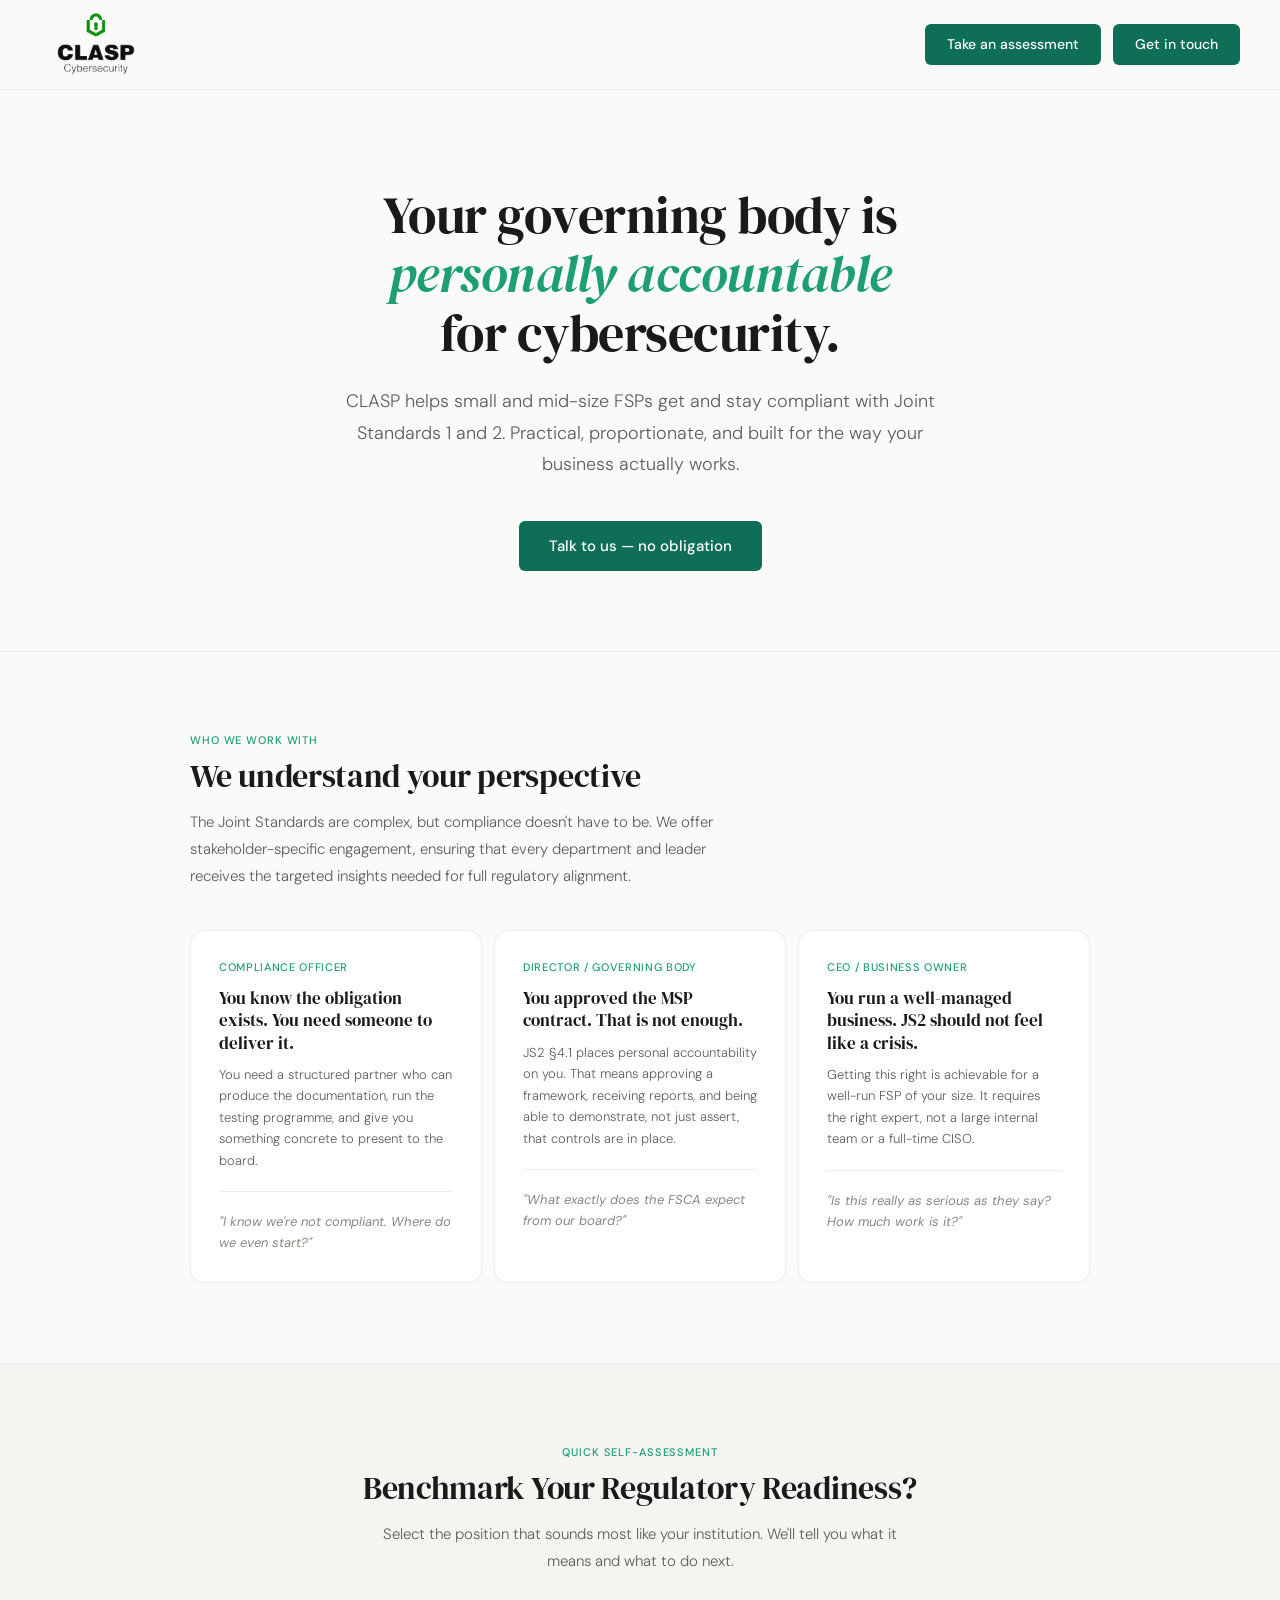
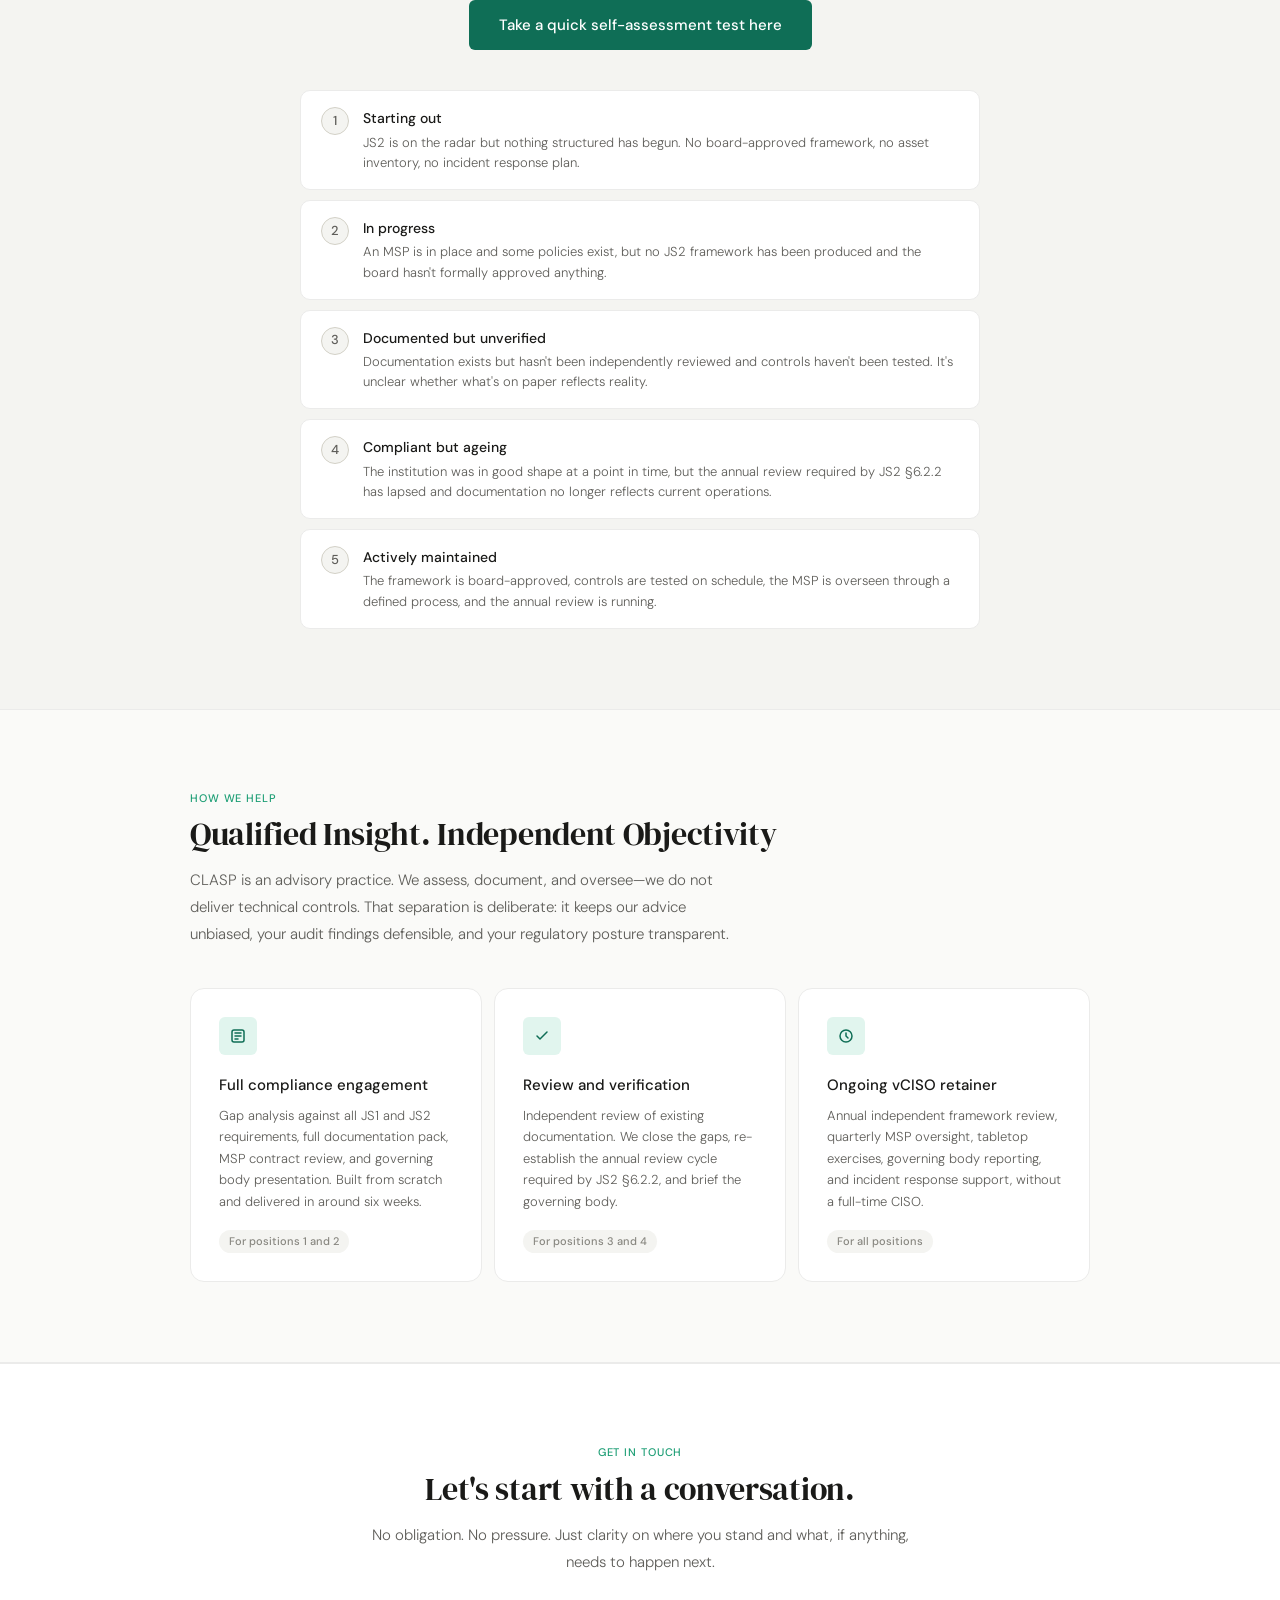
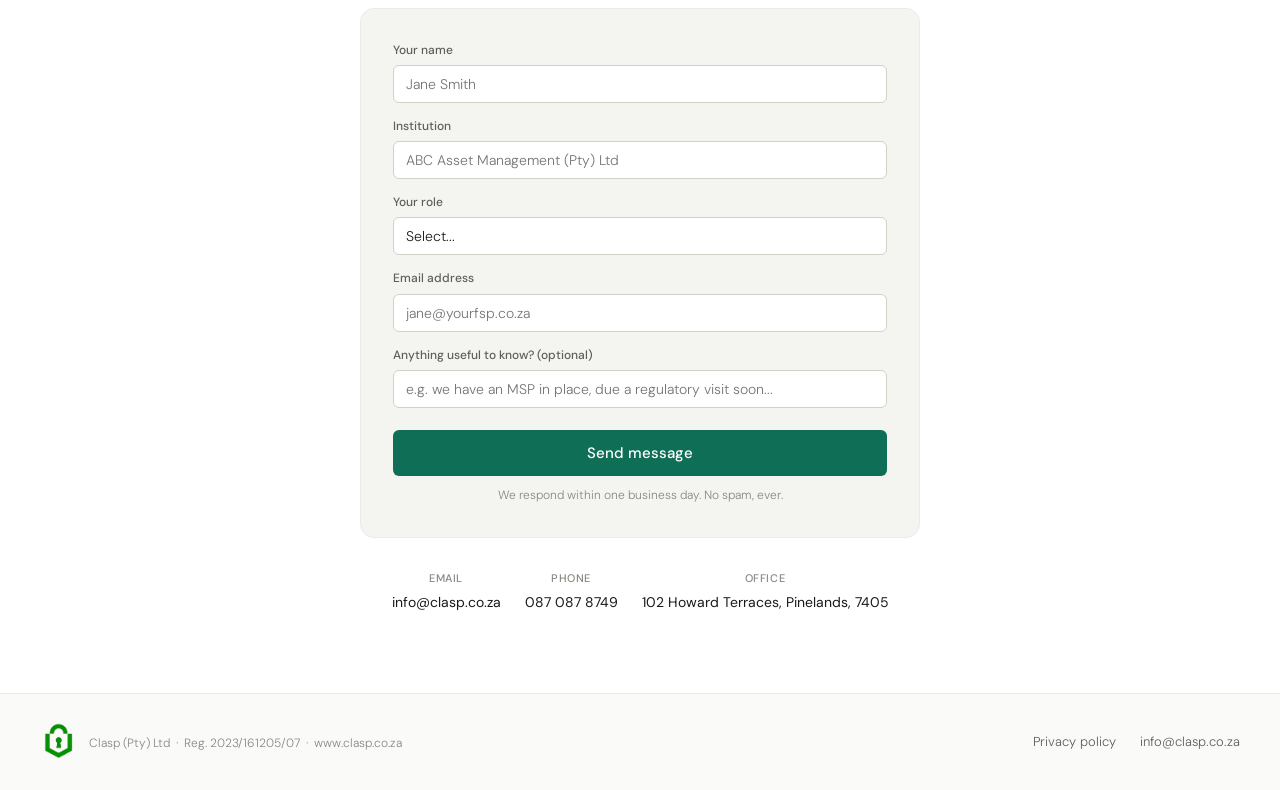
<file: index.html>
<!DOCTYPE html>
<html lang="en">
<head>
  <meta charset="UTF-8">
  <meta name="viewport" content="width=device-width, initial-scale=1.0">
  <meta name="description" content="CLASP - Cybersecurity and FSCA Joint Standards Compliance for FSPs">
  <title>CLASP | FSCA Cyber Compliance</title>
  <link rel="icon" type="image/png" href="images/favicon.png">
  <link rel="preconnect" href="https://fonts.googleapis.com">
  <link href="https://fonts.googleapis.com/css2?family=DM+Sans:ital,opsz,wght@0,9..40,300;0,9..40,400;0,9..40,500;1,9..40,300&family=DM+Serif+Display:ital@0;1&display=swap" rel="stylesheet">
  <link rel="stylesheet" href="clasp.css">
</head>
<body>

  <!-- NAV -->
  <nav class="nav">
    <a class="nav-logo" href="#"><span>
      <img src="images/logo-nobckgrnd.png" alt="CLASP Cybersecurity" class="logo">
    </span></a>
    <div class="nav-actions">
      <a class="nav-cta" href="assessment.html">Take an assessment</a>
      <a class="nav-cta" href="#contact">Get in touch</a>
    </div>
  </nav>

  <!-- HERO -->
  <section class="hero">
    <h1>Your governing body is<br><em>personally accountable</em><br>for cybersecurity.</h1>
    <p class="hero-body">CLASP helps small and mid-size FSPs get and stay compliant with Joint Standards 1 and 2. Practical, proportionate, and built for the way your business actually works.</p>
    <a class="btn-primary" href="#contact">Talk to us — no obligation</a>
  </section>

  <hr class="divider">

  <!-- WHO WE WORK WITH -->
  <section class="section">
    <div class="eyebrow">Who we work with</div>
    <div class="sec-title">We understand your perspective</div>
    <p class="sec-body">The Joint Standards are complex, but compliance doesn't have to be. We offer stakeholder-specific engagement, ensuring that every department and leader receives the targeted insights needed for full regulatory alignment.</p>

    <div class="aud-grid">
      <div class="aud-card">
        <div class="aud-role">Compliance Officer</div>
        <div class="aud-h">You know the obligation exists. You need someone to deliver it.</div>
        <div class="aud-b">You need a structured partner who can produce the documentation, run the testing programme, and give you something concrete to present to the board.</div>
        <div class="aud-q">"I know we're not compliant. Where do we even start?"</div>
      </div>
      <div class="aud-card">
        <div class="aud-role">Director / Governing Body</div>
        <div class="aud-h">You approved the MSP contract. That is not enough.</div>
        <div class="aud-b">JS2 §4.1 places personal accountability on you. That means approving a framework, receiving reports, and being able to demonstrate, not just assert, that controls are in place.</div>
        <div class="aud-q">"What exactly does the FSCA expect from our board?"</div>
      </div>
      <div class="aud-card">
        <div class="aud-role">CEO / Business Owner</div>
        <div class="aud-h">You run a well-managed business. JS2 should not feel like a crisis.</div>
        <div class="aud-b">Getting this right is achievable for a well-run FSP of your size. It requires the right expert, not a large internal team or a full-time CISO.</div>
        <div class="aud-q">"Is this really as serious as they say? How much work is it?"</div>
      </div>
    </div>
  </section>

  <!-- SELF-ASSESSMENT -->
  <div class="alt-wrap" id="assessment">
    <section class="section">
      <div class="assess-intro">
        <div class="eyebrow">Quick self-assessment</div>
        <div class="sec-title">Benchmark Your Regulatory Readiness?</div>
        <p class="sec-body" style="margin: 0 auto;">Select the position that sounds most like your institution. We'll tell you what it means and what to do next.</p>
<div style="margin-top: 25px;">
    
    <a class="btn-primary" href="assessment.html">
        Take a quick self-assessment test here
    </a>
</div>	
      </div>

      <div class="assess-wrap">
        <div class="assess-options">

          <div class="assess-opt">
            <div class="assess-num">1</div>
            <div class="assess-text">
              <div class="assess-title">Starting out</div>
              <div class="assess-desc">JS2 is on the radar but nothing structured has begun. No board-approved framework, no asset inventory, no incident response plan.</div>
            </div>
          </div>

          <div class="assess-opt">
            <div class="assess-num">2</div>
            <div class="assess-text">
              <div class="assess-title">In progress</div>
              <div class="assess-desc">An MSP is in place and some policies exist, but no JS2 framework has been produced and the board hasn't formally approved anything.</div>
            </div>
          </div>

          <div class="assess-opt">
            <div class="assess-num">3</div>
            <div class="assess-text">
              <div class="assess-title">Documented but unverified</div>
              <div class="assess-desc">Documentation exists but hasn't been independently reviewed and controls haven't been tested. It's unclear whether what's on paper reflects reality.</div>
            </div>
          </div>

          <div class="assess-opt">
            <div class="assess-num">4</div>
            <div class="assess-text">
              <div class="assess-title">Compliant but ageing</div>
              <div class="assess-desc">The institution was in good shape at a point in time, but the annual review required by JS2 §6.2.2 has lapsed and documentation no longer reflects current operations.</div>
            </div>
          </div>

          <div class="assess-opt">
            <div class="assess-num">5</div>
            <div class="assess-text">
              <div class="assess-title">Actively maintained</div>
              <div class="assess-desc">The framework is board-approved, controls are tested on schedule, the MSP is overseen through a defined process, and the annual review is running.</div>
            </div>
          </div>

        </div>

        <div class="progress-wrap" id="progress-wrap">
          <div class="progress-labels">
            <span>Not started</span>
            <span>Actively maintained</span>
          </div>
          <div class="progress-track">
            <div class="progress-fill" id="progress-fill"></div>
          </div>
        </div>

        <div class="assess-result" id="result">
          <div class="result-label" id="result-label"></div>
          <div class="result-text" id="result-text"></div>
          <button class="result-btn" onclick="document.getElementById('contact').scrollIntoView({behavior:'smooth'})">Talk to CLASP about this ↓</button>
        </div>
      </div>
    </section>
  </div>

  <!-- HOW WE HELP -->
  <section class="section">
    <div class="eyebrow">How we help</div>
    <div class="sec-title">Qualified Insight. Independent Objectivity</div>
    <p class="sec-body">CLASP is an advisory practice. We assess, document, and oversee—we do not deliver technical controls. That separation is deliberate: it keeps our advice unbiased, your audit findings defensible, and your regulatory posture transparent.</p>

    <div class="help-grid">
      <div class="help-card">
        <div class="help-icon">
          <svg viewBox="0 0 16 16"><rect x="2" y="2" width="12" height="12" rx="2"/><path d="M5 8h6M5 5h6M5 11h3"/></svg>
        </div>
        <div class="help-h">Full compliance engagement</div>
        <div class="help-b">Gap analysis against all JS1 and JS2 requirements, full documentation pack, MSP contract review, and governing body presentation. Built from scratch and delivered in around six weeks.</div>
        <div class="help-tag">For positions 1 and 2</div>
      </div>
      <div class="help-card">
        <div class="help-icon">
          <svg viewBox="0 0 16 16"><path d="M3 8l3 3 7-7"/></svg>
        </div>
        <div class="help-h">Review and verification</div>
        <div class="help-b">Independent review of existing documentation. We close the gaps, re-establish the annual review cycle required by JS2 §6.2.2, and brief the governing body.</div>
        <div class="help-tag">For positions 3 and 4</div>
      </div>
      <div class="help-card">
        <div class="help-icon">
          <svg viewBox="0 0 16 16"><circle cx="8" cy="8" r="6"/><path d="M8 5v3l2 2"/></svg>
        </div>
        <div class="help-h">Ongoing vCISO retainer</div>
        <div class="help-b">Annual independent framework review, quarterly MSP oversight, tabletop exercises, governing body reporting, and incident response support, without a full-time CISO.</div>
        <div class="help-tag">For all positions</div>
      </div>
    </div>
  </section>

  <hr class="divider">

  <!-- CONTACT -->
  <section class="contact-section" id="contact">
    <div class="contact-wrap">
      <div class="eyebrow" style="text-align:center;">Get in touch</div>
      <div class="sec-title" style="text-align:center;">Let's start with a conversation.</div>
      <p class="sec-body" style="margin: 0 auto 0.5rem; text-align:center;">No obligation. No pressure. Just clarity on where you stand and what, if anything, needs to happen next.</p>

      <form class="contact-form" id="contact-form">
        <div id="form-status" class="form-status"></div>
        <div class="form-row">
          <label for="f-name">Your name</label>
          <input type="text" id="f-name" name="name" placeholder="Jane Smith" required>
        </div>
        <div class="form-row">
          <label for="f-inst">Institution</label>
          <input type="text" id="f-inst" name="company" placeholder="ABC Asset Management (Pty) Ltd">
        </div>
        <div class="form-row">
          <label for="f-role">Your role</label>
          <select id="f-role" name="role">
            <option value="">Select...</option>
            <option>Compliance Officer</option>
            <option>Director / Board Member</option>
            <option>CEO / Business Owner</option>
            <option>Key Individual</option>
            <option>Other</option>
          </select>
        </div>
        <div class="form-row">
          <label for="f-email">Email address</label>
          <input type="email" id="f-email" name="email" placeholder="jane@yourfsp.co.za" required>
        </div>
        <div class="form-row">
          <label for="f-msg">Anything useful to know? (optional)</label>
          <input type="text" id="f-msg" name="message" placeholder="e.g. we have an MSP in place, due a regulatory visit soon...">
        </div>
        <button class="form-submit" type="submit" id="submit-btn">Send message</button>
        <p class="form-note">We respond within one business day. No spam, ever.</p>
      </form>

      <div class="contact-details">
        <div class="cd-item">
          <div class="cd-label">Email</div>
          <a href="mailto:info@clasp.co.za">info@clasp.co.za</a>
        </div>
        <div class="cd-item">
          <div class="cd-label">Phone</div>
          <a href="tel:0870878749">087 087 8749</a>
        </div>
        <div class="cd-item">
          <div class="cd-label">Office</div>
          102 Howard Terraces, Pinelands, 7405
        </div>
      </div>
    </div>
  </section>

  <!-- FOOTER -->
  <footer class="footer">
    <div class="footer-brand">
      <img src="images/icon-no-brackground.png" alt="CLASP Cybersecurity" class="footer-logo-img">
      <div>
      <div class="footer-logo"></div>
      <div class="footer-reg">Clasp (Pty) Ltd &nbsp;·&nbsp; Reg. 2023/161205/07 &nbsp;·&nbsp; www.clasp.co.za</div>
      </div>
    </div>
    <div class="footer-links">
      <a href="#">Privacy policy</a>
      <a href="mailto:info@clasp.co.za">info@clasp.co.za</a>
    </div>
  </footer>

  <script src="clasp.js"></script>

</body>
</html>
</file>
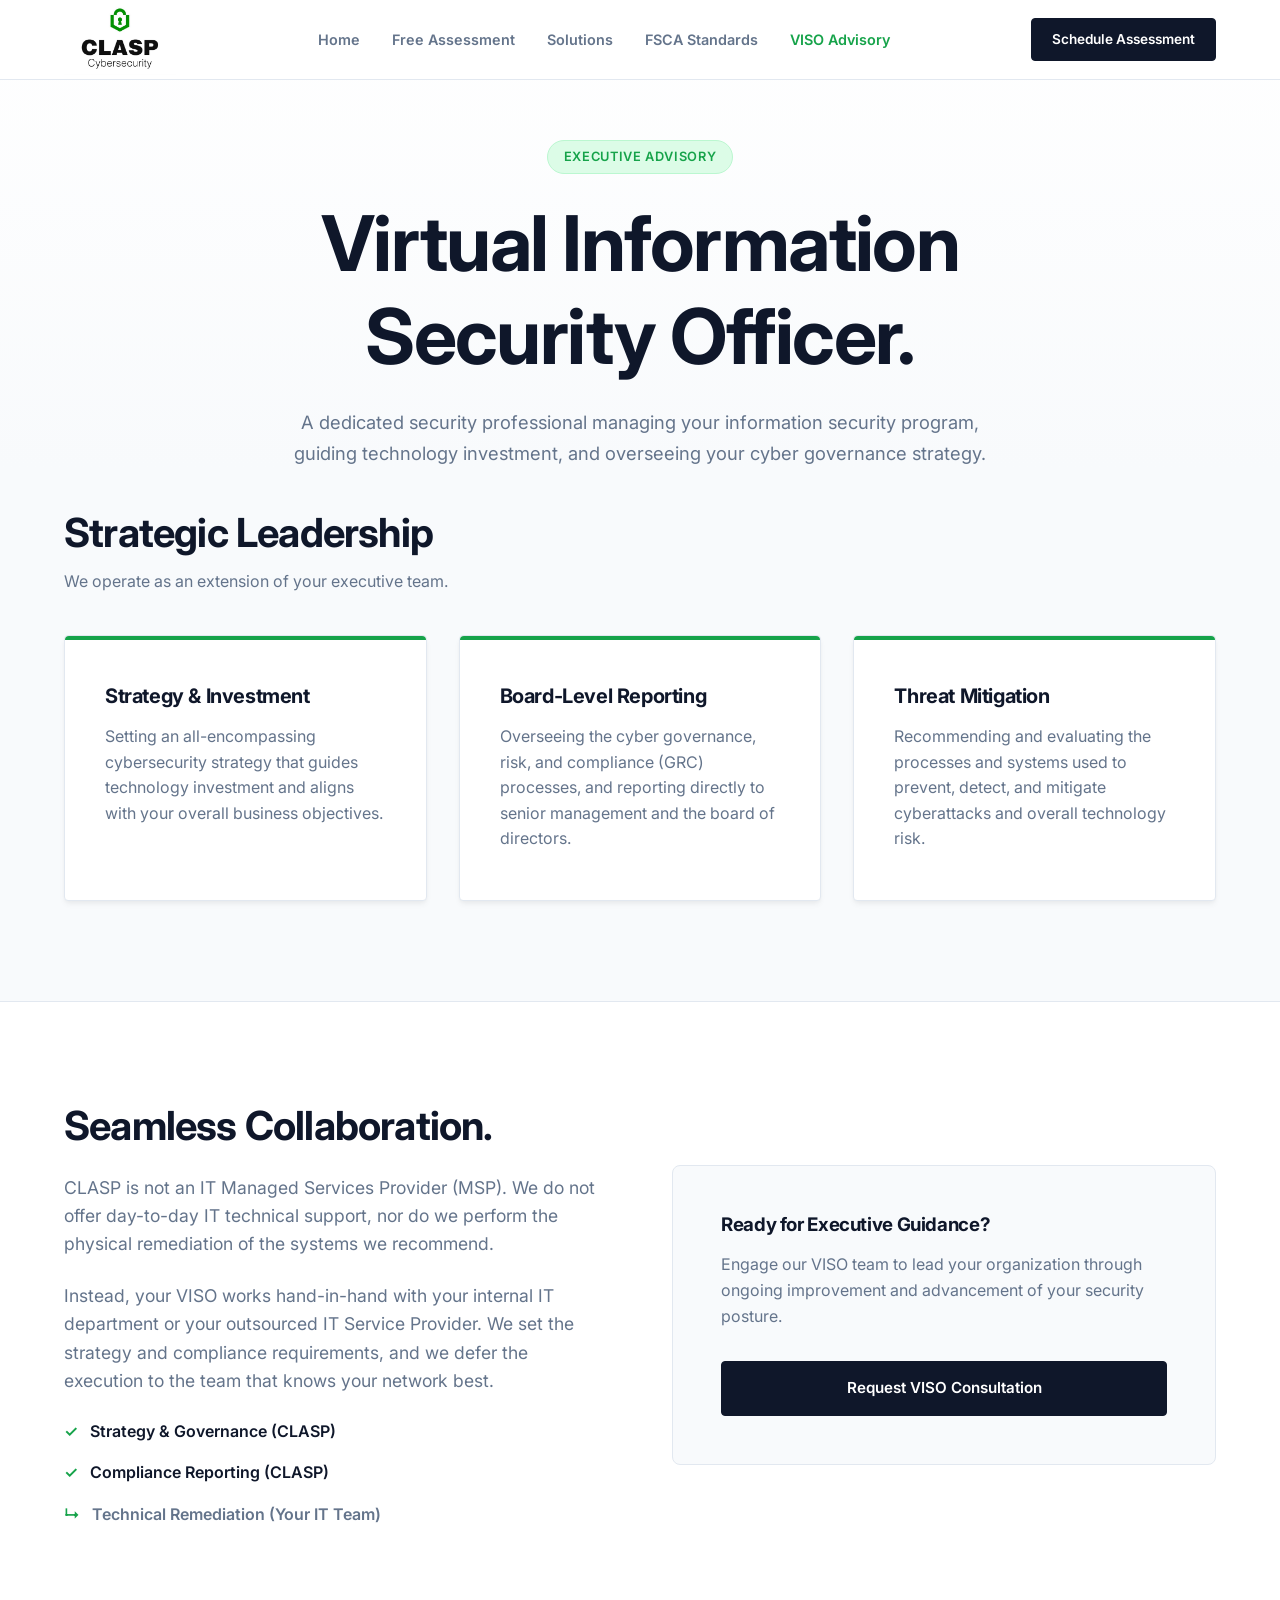
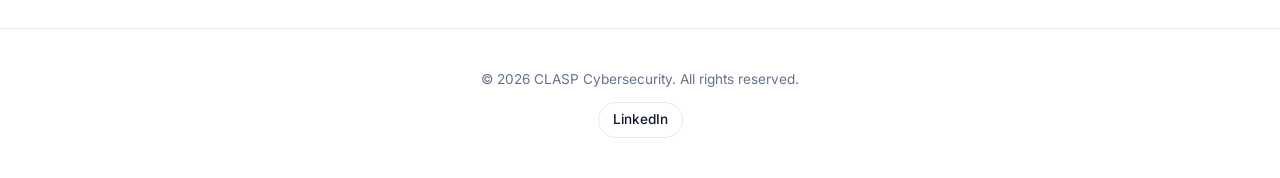
<file: about.html>
<!DOCTYPE html>
<html lang="en">
<head>
  <meta charset="UTF-8">
  <meta name="viewport" content="width=device-width, initial-scale=1.0">
  <meta name="description" content="CLASP Virtual Information Security Officer (VISO) Advisory">
  <title>VISO Advisory | CLASP Cyber Compliance</title>
  <link rel="icon" type="image/png" href="images/favicon.png">
  
  <link rel="preconnect" href="https://fonts.googleapis.com">
  <link rel="preconnect" href="https://fonts.gstatic.com" crossorigin>
  <link href="https://fonts.googleapis.com/css2?family=Inter:wght@400;500;600;700;800&display=swap" rel="stylesheet">
  
  <link rel="stylesheet" href="main.css">
</head>
<body>

  <nav class="navbar">
    <div class="container nav-container">
      <a href="index.html" class="brand">
        <img src="images/whitelogo.png" alt="CLASP Cyber" class="nav-logo">
      </a>
      <ul class="nav-links">
        <li><a href="index.html">Home</a></li>
        <li><a href="assessment.html">Free Assessment</a></li>
        <li><a href="services.html" >Solutions</a></li>
        <li><a href="index.html#standards">FSCA Standards</a></li>
        <li><a href="about.html" class="nav-active">VISO Advisory</a></li>
      </ul>
      <a href="index.html#contact" class="btn btn-primary btn-sm">Schedule Assessment</a>
    </div>
  </nav>

  <main>
    <section class="hero viso-hero">
      <div class="container hero-container viso-hero-container">
        <div class="badge">Executive Advisory</div>
        <h1 class="viso-title">Virtual Information Security Officer.</h1>
        <p class="hero-subtitle viso-subtitle">
          A dedicated security professional managing your information security program, guiding technology investment, and overseeing your cyber governance strategy.
        </p>
      </div>
    </section>

    <section class="features viso-features">
      <div class="container">
        <div class="section-header viso-section-header">
          <h2>Strategic Leadership</h2>
          <p>We operate as an extension of your executive team.</p>
        </div>
        
        <div class="grid-3">
          <div class="trust-card">
            <div class="card-line"></div>
            <h3 class="card-title">Strategy & Investment</h3>
            <p>Setting an all-encompassing cybersecurity strategy that guides technology investment and aligns with your overall business objectives.</p>
          </div>
          
          <div class="trust-card">
            <div class="card-line"></div>
            <h3 class="card-title">Board-Level Reporting</h3>
            <p>Overseeing the cyber governance, risk, and compliance (GRC) processes, and reporting directly to senior management and the board of directors.</p>
          </div>
          
          <div class="trust-card">
            <div class="card-line"></div>
            <h3 class="card-title">Threat Mitigation</h3>
            <p>Recommending and evaluating the processes and systems used to prevent, detect, and mitigate cyberattacks and overall technology risk.</p>
          </div>
        </div>
      </div>
    </section>

    <section class="collaboration-section">
      <div class="container collaboration-grid">
        <div class="collaboration-text">
          <h2>Seamless Collaboration.</h2>
          <p>
            CLASP is not an IT Managed Services Provider (MSP). We do not offer day-to-day IT technical support, nor do we perform the physical remediation of the systems we recommend.
          </p>
          <p>
            Instead, your VISO works hand-in-hand with your internal IT department or your outsourced IT Service Provider. We set the strategy and compliance requirements, and we defer the execution to the team that knows your network best.
          </p>
          <ul class="collaboration-list">
            <li><span class="check-icon">✓</span> Strategy & Governance (CLASP)</li>
            <li><span class="check-icon">✓</span> Compliance Reporting (CLASP)</li>
            <li class="muted"><span class="arrow-icon">↳</span> Technical Remediation (Your IT Team)</li>
          </ul>
        </div>
        
        <div class="collaboration-cta-box">
          <h3>Ready for Executive Guidance?</h3>
          <p>Engage our VISO team to lead your organization through ongoing improvement and advancement of your security posture.</p>
          <a href="index.html#contact" class="btn btn-primary w-100">Request VISO Consultation</a>
        </div>
      </div>
    </section>
  </main>

  <footer class="footer">
    <div class="container">
      <div class="footer-bottom">
        <p>&copy; 2026 CLASP Cybersecurity. All rights reserved.</p>
        <div class="footer-social">
          <a href="https://www.linkedin.com/company/clasp-pty-ltd" class="social-pill" target="_blank" rel="noopener">LinkedIn</a>
        </div>
      </div>
    </div>
  </footer>

</body>
</html>
</file>
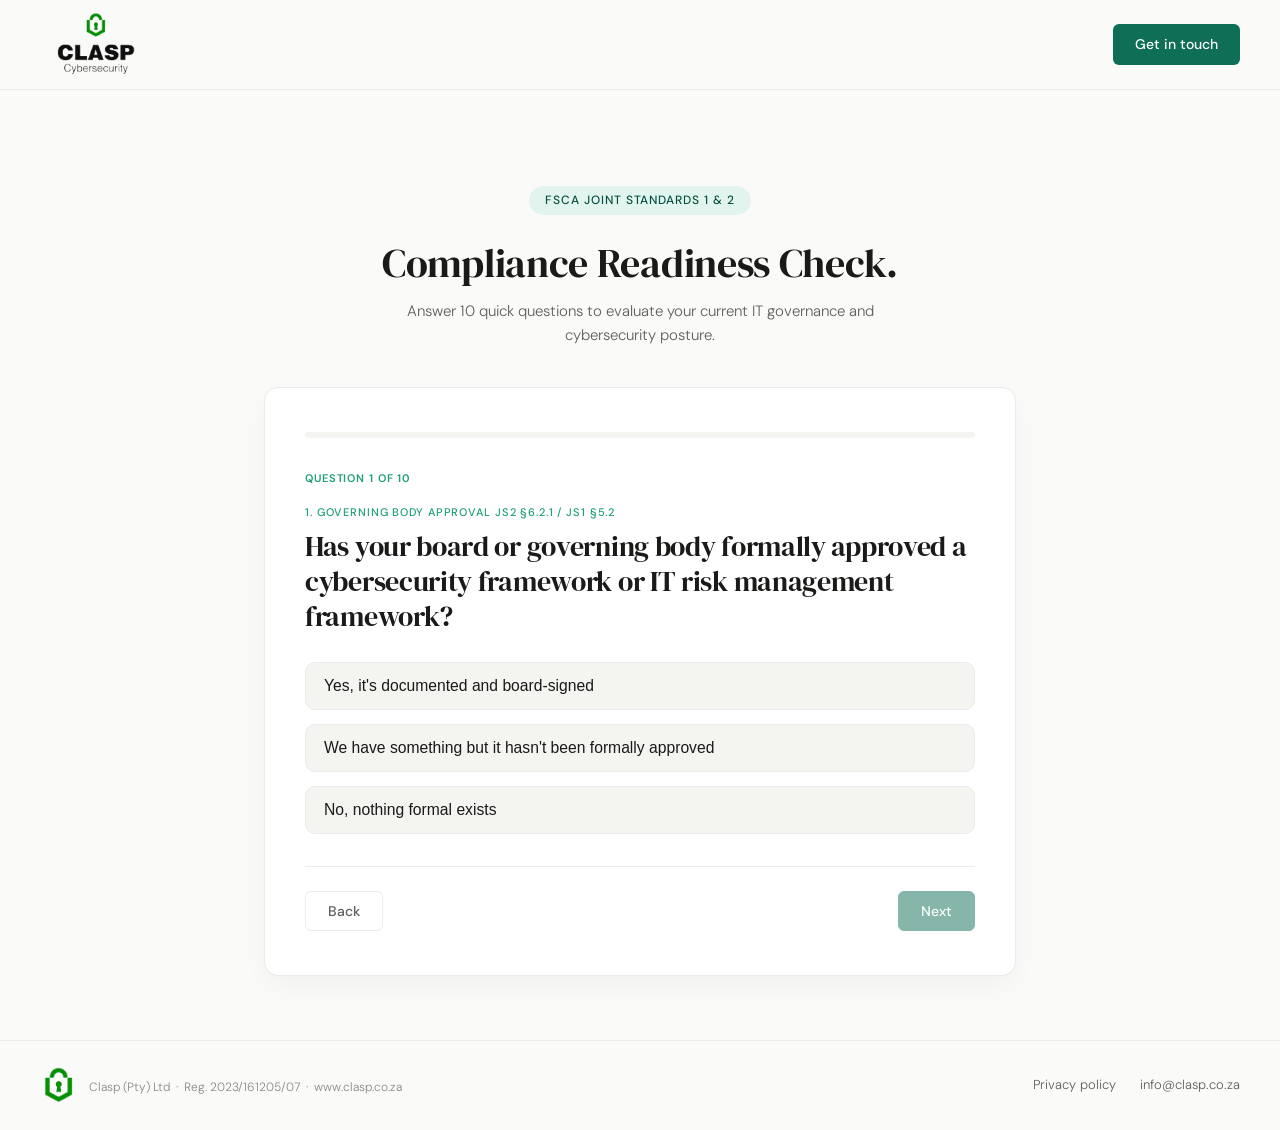
<file: assessment.html>
<!DOCTYPE html>
<html lang="en">
<head>
  <meta charset="UTF-8">
  <meta name="viewport" content="width=device-width, initial-scale=1.0">
  <meta name="description" content="Free FSCA Cyber Compliance Readiness Assessment">
  <title>Compliance Readiness Assessment | CLASP</title>
  <link rel="icon" type="image/png" href="images/favicon.png">
  <link rel="preconnect" href="https://fonts.googleapis.com">
  <link href="https://fonts.googleapis.com/css2?family=DM+Sans:ital,opsz,wght@0,9..40,300;0,9..40,400;0,9..40,500;1,9..40,300&family=DM+Serif+Display:ital@0;1&display=swap" rel="stylesheet">
  <link rel="stylesheet" href="clasp.css">
</head>
<body class="assessment-page">

  <!-- NAV -->
  <nav class="nav">
    <a class="nav-logo" href="index.html"><span>
      <img src="images/logo-nobckgrnd.png" alt="CLASP Cybersecurity" class="logo">
    </span></a>
    <a class="nav-cta" href="index.html#contact">Get in touch</a>
  </nav>

  <main class="assessment-main">
    <div class="container assessment-container">
      
      <div class="quiz-header" id="quiz-header">
        <div class="badge">FSCA Joint Standards 1 & 2</div>
        <h1>Compliance Readiness Check.</h1>
        <p>Answer 10 quick questions to evaluate your current IT governance and cybersecurity posture.</p>
      </div>

      <div class="quiz-card">
        
        <div class="progress-bar-container" id="progress-container">
          <div class="progress-bar" id="progress-bar"></div>
        </div>

        <div id="question-counter" class="question-counter">
          Question <span id="question-number">1</span> of <span id="question-total">10</span>
        </div>

        <div id="question-container">
          </div>

        <div id="quiz-navigation" class="quiz-navigation">
          <button id="btn-prev" class="btn btn-outline" onclick="prevQuestion()">Back</button>
          <button id="btn-next" class="btn btn-primary" onclick="nextQuestion()" disabled>Next</button>
        </div>

        <div id="result-container" class="hidden">
          <div class="result-box">
            <div id="result-title" class="result-label">Position</div>
            <div id="result-desc" class="result-text"></div>
            <div class="result-actions">
              <a href="index.html#contact" class="btn btn-primary">Talk to CLASP about this ↓</a>
              <button onclick="location.reload()" class="btn btn-outline">Retake assessment</button>
            </div>
          </div>
        </div>

      </div>
    </div>
  </main>
  <!-- FOOTER -->
  <footer class="footer">
    <div class="footer-brand">
      <img src="images/icon-no-brackground.png" alt="CLASP Cybersecurity" class="footer-logo-img">
      <div>
        
        <div class="footer-reg">Clasp (Pty) Ltd &nbsp;·&nbsp; Reg. 2023/161205/07 &nbsp;·&nbsp; www.clasp.co.za</div>
      </div>
    </div>
    <div class="footer-links">
      <a href="#">Privacy policy</a>
      <a href="mailto:info@clasp.co.za">info@clasp.co.za</a>
    </div>
  </footer>

  <script src="clasp.js"></script>
</body>
</html>
</file>
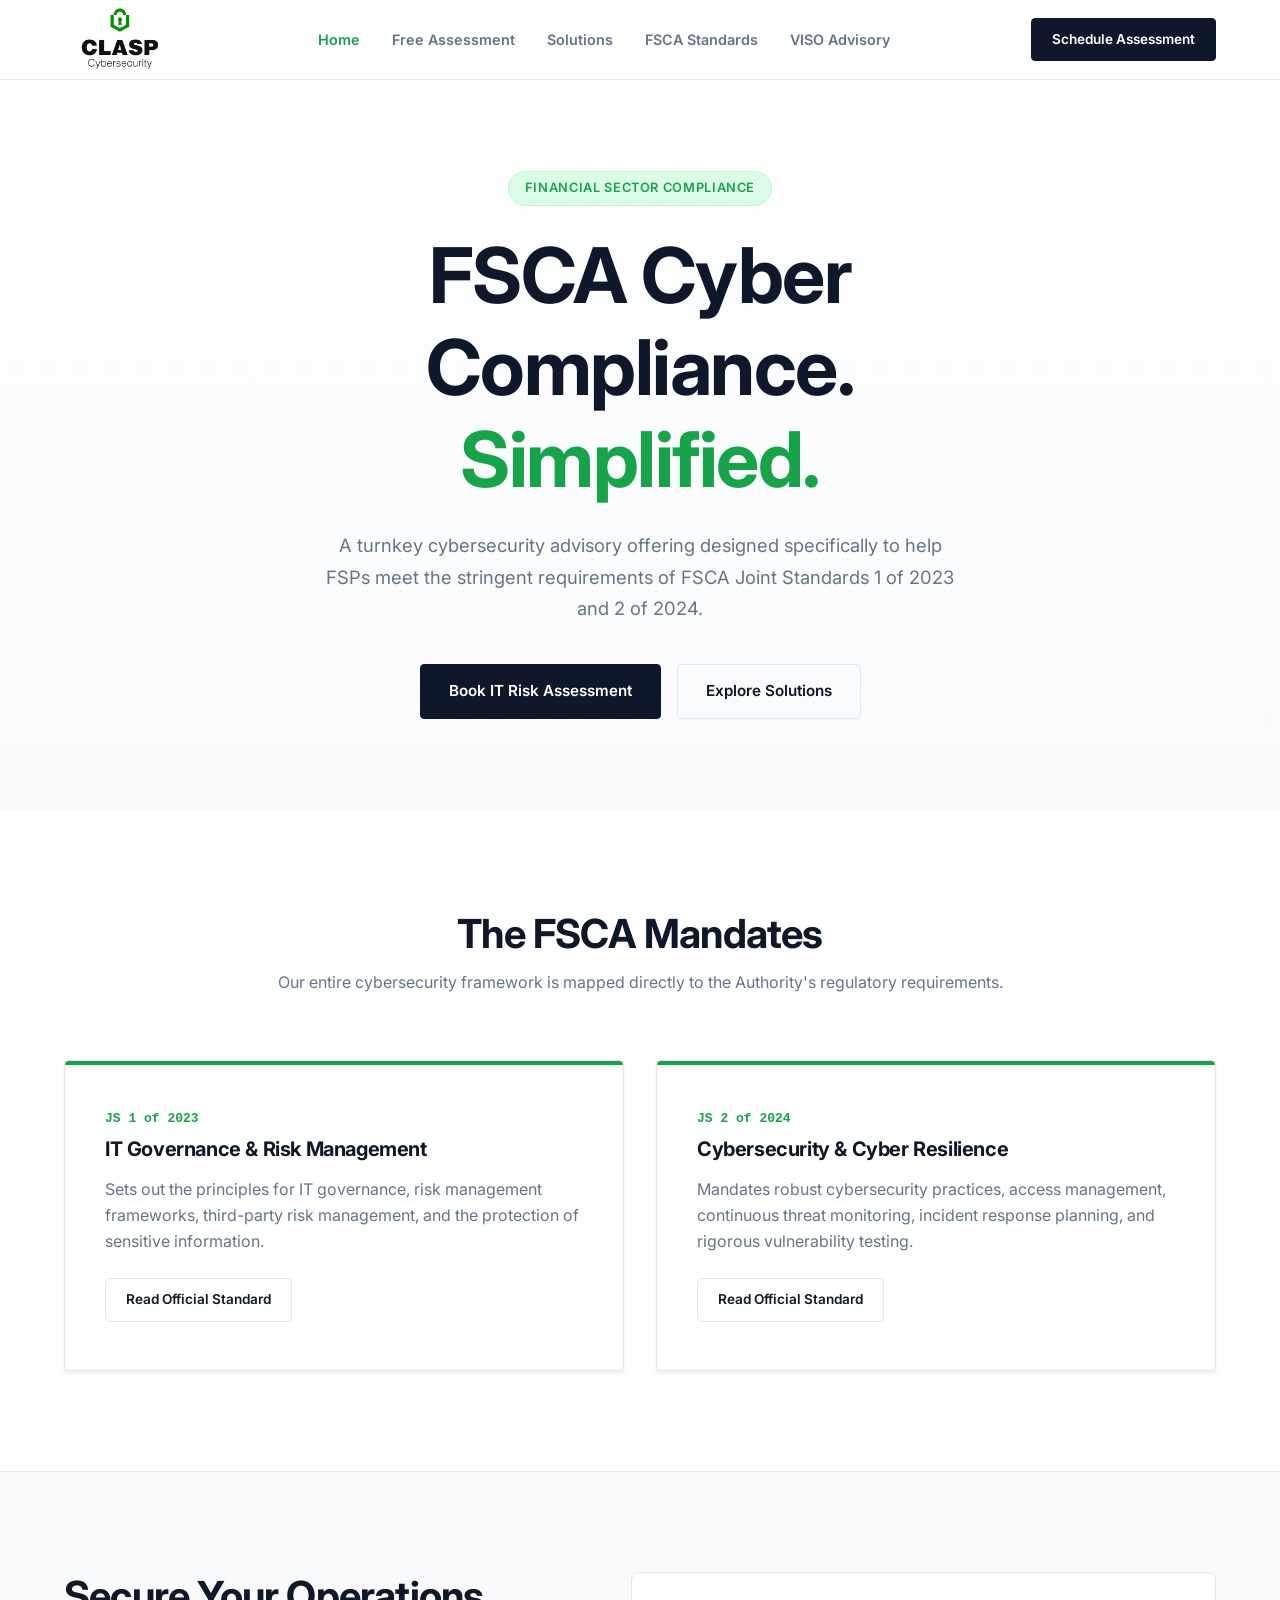
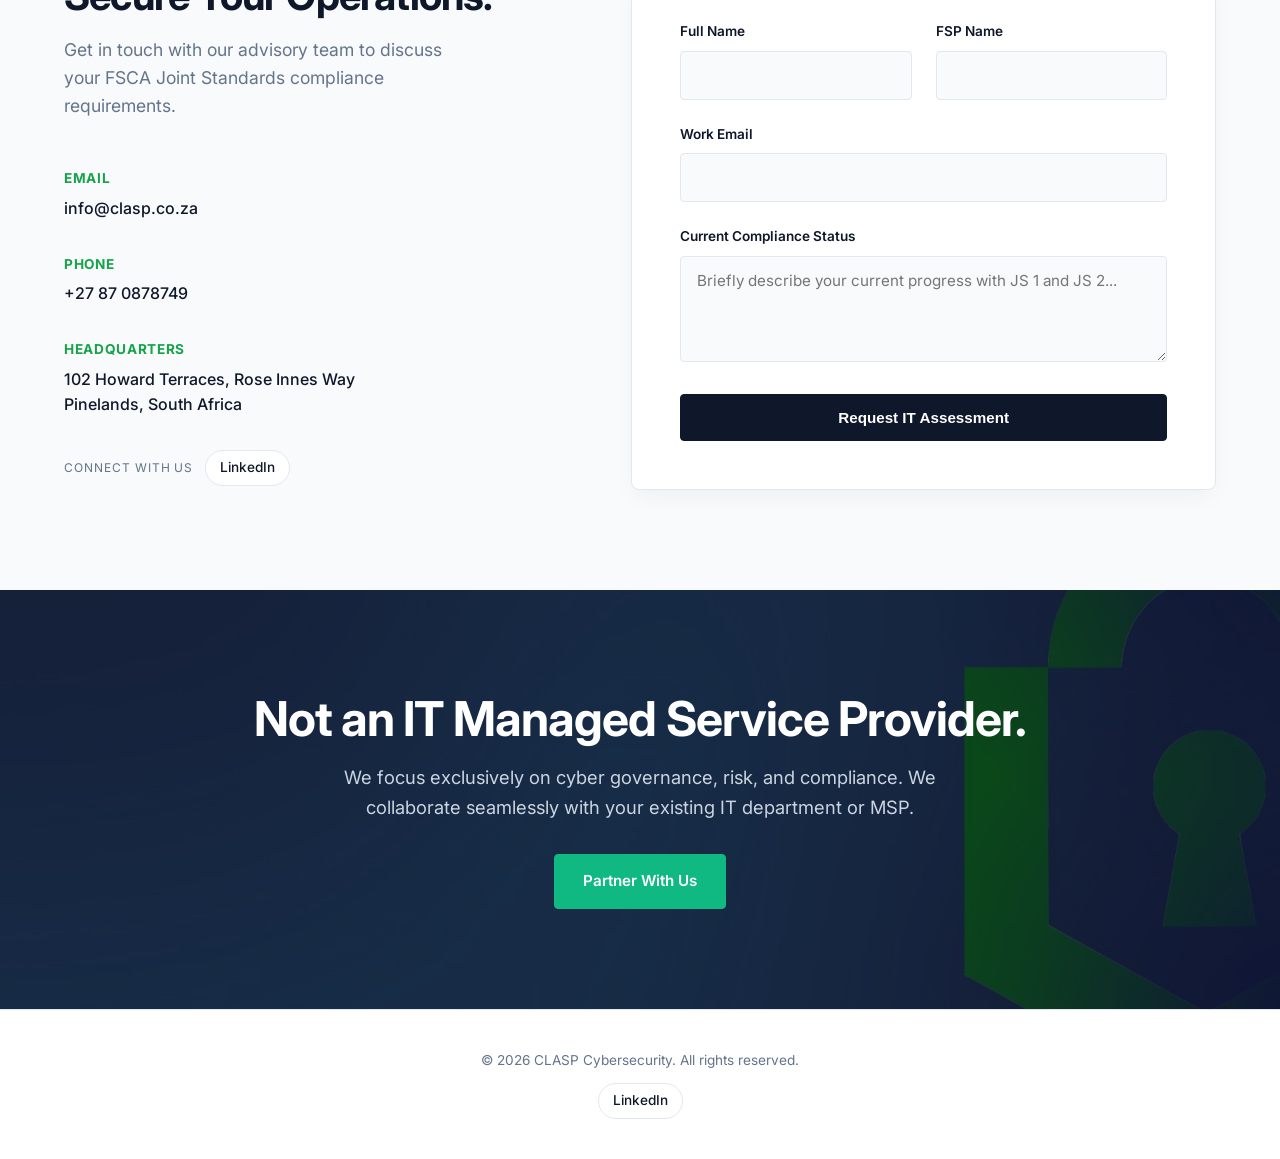
<file: index_old.html>
<!DOCTYPE html>
<html lang="en">
<head>
  <meta charset="UTF-8">
  <meta name="viewport" content="width=device-width, initial-scale=1.0">
  <meta name="description" content="CLASP - Cybersecurity and FSCA Joint Standards Compliance for FSPs">
  <title>CLASP | FSCA Cyber Compliance</title>
  <link rel="icon" type="image/png" href="images/favicon.png">
  
  <link rel="preconnect" href="https://fonts.googleapis.com">
  <link rel="preconnect" href="https://fonts.gstatic.com" crossorigin>
  <link href="https://fonts.googleapis.com/css2?family=Inter:wght@400;500;600;700;800&display=swap" rel="stylesheet">
  
  <link rel="stylesheet" href="main.css">
  <script src="https://challenges.cloudflare.com/turnstile/v0/api.js" async defer></script> 
</head>
<body>

  <nav class="navbar">
    <div class="container nav-container">
      <a href="/" class="brand">
        <img src="images/whitelogo.png" alt="CLASP Cyber" class="nav-logo">
      </a>
        <button class="nav-toggle" aria-label="Toggle navigation" aria-expanded="false">
          <span></span>
          <span></span>
          <span></span>
        </button>
      <ul class="nav-links">
        <li><a href="index.html" class="nav-active">Home</a></li>
        <li><a href="assessment.html">Free Assessment</a></li>
        <li><a href="services.html">Solutions</a></li>
        <li><a href="index.html#standards">FSCA Standards</a></li>
        <li><a href="about.html">VISO Advisory</a></li>
      </ul>
      <a href="#contact" class="btn btn-primary btn-sm">Schedule Assessment</a>
    </div>
  </nav>

  <main>
    <section class="hero">
      <div class="hero-pattern"></div>
      <div class="container hero-container">
        <div class="badge">Financial Sector Compliance</div>
        <h1>FSCA Cyber Compliance. <br><span class="text-accent">Simplified.</span></h1>
        <p class="hero-subtitle">
          A turnkey cybersecurity advisory offering designed specifically to help FSPs meet the stringent requirements of FSCA Joint Standards 1 of 2023 and 2 of 2024.
        </p>
        <div class="button-group">
          <a href="#contact" class="btn btn-primary">Book IT Risk Assessment</a>
          <a href="services.html" class="btn btn-outline">Explore Solutions</a>
        </div>
      </div>
    </section>

    
    <section id="standards" style="padding: 100px 0; background: var(--bg-surface); border-bottom: 1px solid var(--border-subtle);">
      <div class="container">
        <div class="section-header">
          <h2>The FSCA Mandates</h2>
          <p>Our entire cybersecurity framework is mapped directly to the Authority's regulatory requirements.</p>
        </div>
        
        <div style="display: grid; grid-template-columns: repeat(auto-fit, minmax(300px, 1fr)); gap: 32px;">
          <div class="trust-card">
            <div class="card-line"></div>
            <div style="font-family: monospace; color: var(--accent); font-weight: 600; margin-bottom: 8px;">JS 1 of 2023</div>
            <h3>IT Governance & Risk Management</h3>
            <p style="margin-bottom: 24px;">Sets out the principles for IT governance, risk management frameworks, third-party risk management, and the protection of sensitive information.</p>
            <a href="https://www.resbank.co.za/en/home/publications/publication-detail-pages/prudential-authority/pa-public-awareness/Communication/2023/Joint-Communication-4-of-2023-Publication-of-the-Joint-Standard-IT-Gov-and-Risk" target="_blank" class="btn btn-outline btn-sm">Read Official Standard</a>
          </div>
          
          <div class="trust-card">
            <div class="card-line"></div>
            <div style="font-family: monospace; color: var(--accent); font-weight: 600; margin-bottom: 8px;">JS 2 of 2024</div>
            <h3>Cybersecurity & Cyber Resilience</h3>
            <p style="margin-bottom: 24px;">Mandates robust cybersecurity practices, access management, continuous threat monitoring, incident response planning, and rigorous vulnerability testing.</p>
            <a href="https://www.resbank.co.za/en/home/publications/publication-detail-pages/prudential-authority/pa-public-awareness/Communication/2024/Joint-Communication-2-of-2024-Publication-of-the-Joint-Standard-Cybersecurity-and-cyber-resilience" target="_blank" class="btn btn-outline btn-sm">Read Official Standard</a>
          </div>
        </div>
      </div>
    </section>

    <section id="contact" class="contact-section">
      <div class="container contact-container">
        
        <div class="contact-info">
          <h2>Secure Your Operations.</h2>
          <p>Get in touch with our advisory team to discuss your FSCA Joint Standards compliance requirements.</p>
          
          <div class="contact-details">
            <div class="detail-item">
              <strong>Email</strong>
              <span>info@clasp.co.za</span>
            </div>
            <div class="detail-item">
              <strong>Phone</strong>
              <span>+27 87 0878749</span>
            </div>
            <div class="detail-item">
              <strong>Headquarters</strong>
              <span>102 Howard Terraces, Rose Innes Way<br>Pinelands, South Africa</span>
            </div>
          </div>

          <div class="social-links">
            <span class="social-label">Connect with us</span>
            <a href="https://www.linkedin.com/company/clasp-pty-ltd" class="social-pill" target="_blank" rel="noopener">LinkedIn</a>
          </div>
        </div>
        
        <div class="contact-form-wrapper">
          <form class="enterprise-form" id="contact-form">
            <div class="form-row">
              <div class="form-group">
                <label for="name">Full Name</label>
                <input type="text" id="name" name="name" required>
              </div>
              <div class="form-group">
                <label for="company">FSP Name</label>
                <input type="text" id="company" name="company" required>
              </div>
            </div>
            
            <div class="form-group">
              <label for="email">Work Email</label>
              <input type="email" id="email" name="email" required>
            </div>
            
            <div class="form-group">
              <label for="message">Current Compliance Status</label>
              <textarea id="message" name="message" rows="4" placeholder="Briefly describe your current progress with JS 1 and JS 2..." required></textarea>
            </div>
            
            <div class="cf-turnstile" data-sitekey="0x4AAAAAACrjuvZchyjGcZKr" style="margin-bottom: 20px;"></div>

            <button type="submit" class="btn btn-primary w-100" id="submit-btn">Request IT Assessment</button>
            
            <div id="form-status" style="display: none; margin-top: 16px; padding: 12px; border-radius: 4px; font-weight: 500; text-align: center;"></div>
          </form>
        </div>

      </div>
    </section>
  </main>

  <section class="cta-banner">
    <div class="cta-overlay"></div>
    <div class="container cta-container">
      <h2>Not an IT Managed Service Provider.</h2>
      <p>We focus exclusively on cyber governance, risk, and compliance. We collaborate seamlessly with your existing IT department or MSP.</p>
      <a href="#contact" class="btn btn-accent cta-btn">Partner With Us</a>
    </div>
  </section>

  <footer class="footer">
    <div class="container">
      <div class="footer-bottom">
        <p>&copy; 2026 CLASP Cybersecurity. All rights reserved.</p>
        <div class="footer-social">
          <a href="https://www.linkedin.com/company/clasp-pty-ltd" class="social-pill" target="_blank" rel="noopener">LinkedIn</a>
        </div>
      </div>
    </div>
  </footer>
  <script src="main.js"></script>
</body>
</html>
</file>
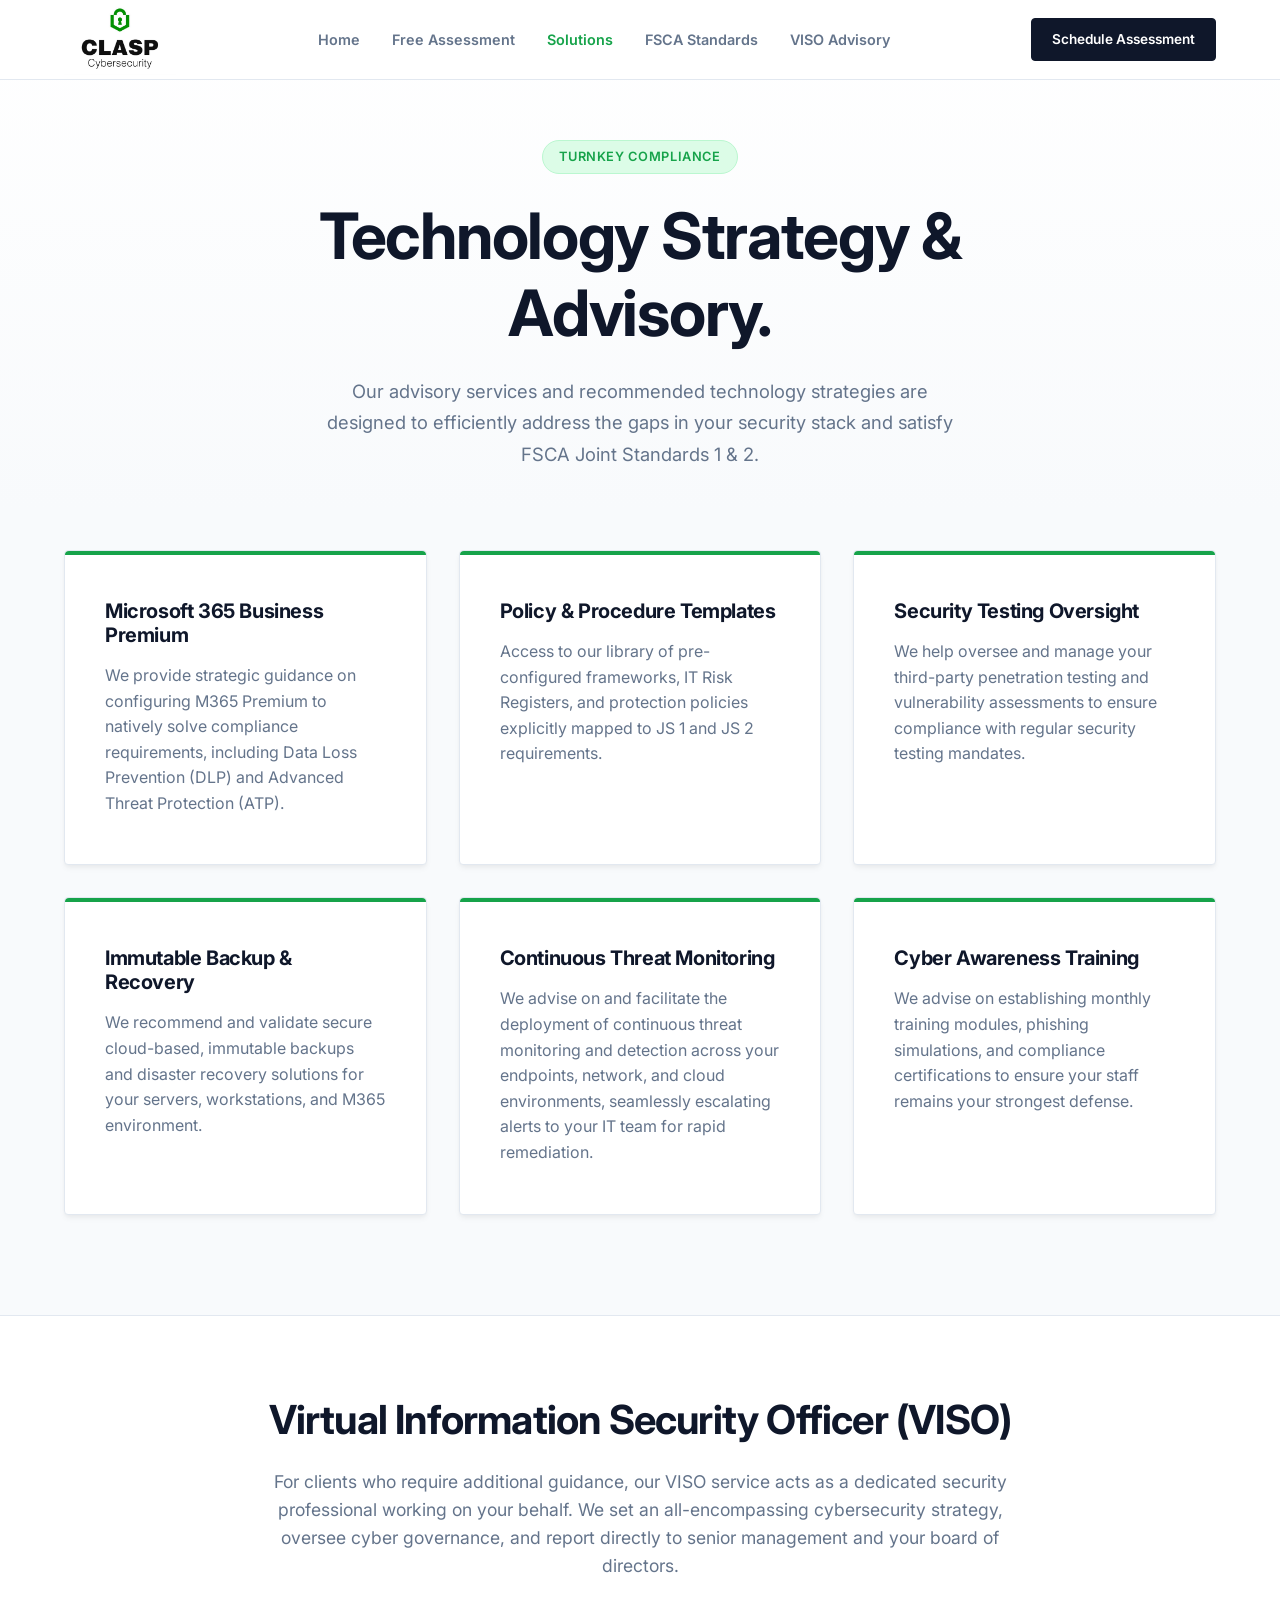
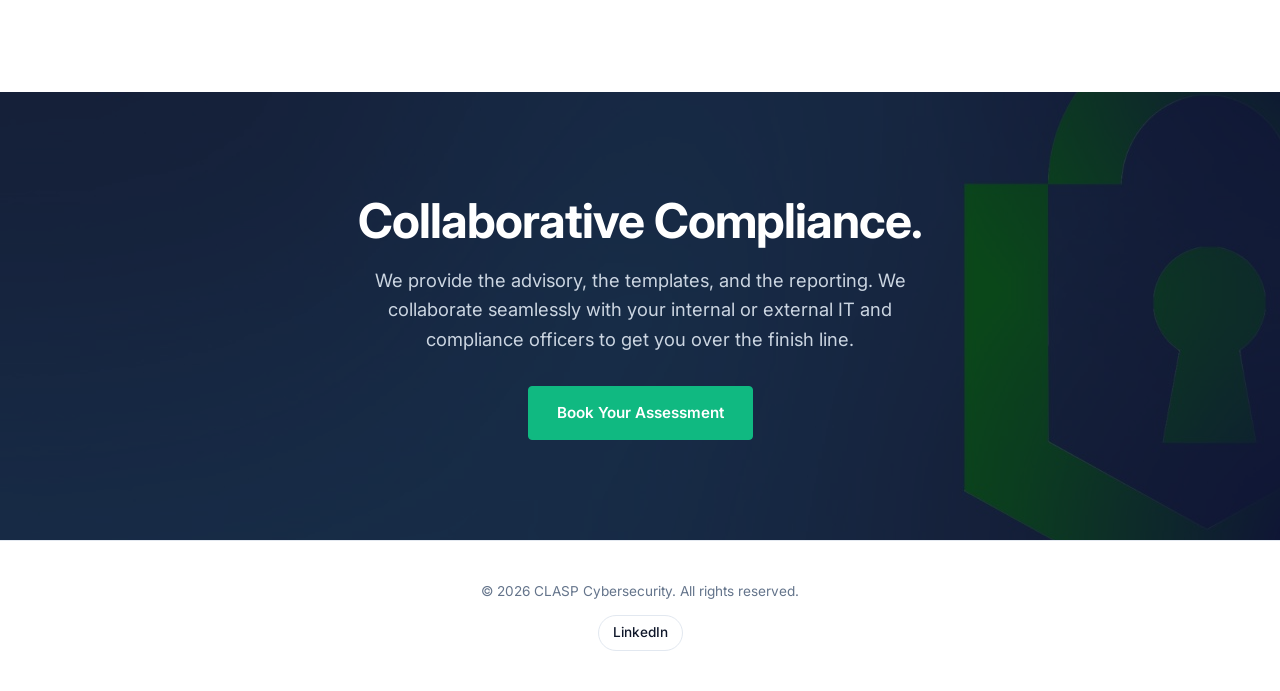
<file: services.html>
<!DOCTYPE html>
<html lang="en">
<head>
  <meta charset="UTF-8">
  <meta name="viewport" content="width=device-width, initial-scale=1.0">
  <meta name="description" content="CLASP Services - FSCA Joint Standards IT Governance and Cybersecurity">
  <title>Services | CLASP Cyber Compliance</title>
  <link rel="icon" type="image/png" href="images/favicon.png">
  
  <link rel="preconnect" href="https://fonts.googleapis.com">
  <link rel="preconnect" href="https://fonts.gstatic.com" crossorigin>
  <link href="https://fonts.googleapis.com/css2?family=Inter:wght@400;500;600;700;800&display=swap" rel="stylesheet">
  
  <link rel="stylesheet" href="main.css">
</head>
<body>

  <nav class="navbar">
    <div class="container nav-container">
      <a href="index.html" class="brand">
        <img src="images/whitelogo.png" alt="CLASP Cyber" class="nav-logo">
      </a>
      <ul class="nav-links">
        <li><a href="index.html">Home</a></li>
        <li><a href="assessment.html">Free Assessment</a></li>
        <li><a href="services.html" class="nav-active">Solutions</a></li>
        <li><a href="index.html#standards">FSCA Standards</a></li>
        <li><a href="about.html">VISO Advisory</a></li>
      </ul>
      <a href="index.html#contact" class="btn btn-primary btn-sm">Schedule Assessment</a>
    </div>
  </nav>

  <main>
    <section class="hero" style="min-height: 40vh; padding-top: 140px; text-align: center;">
      <div class="container hero-container" style="max-width: 900px; margin: 0 auto;">
        <div class="badge">Turnkey Compliance</div>
        <h1 style="font-size: clamp(2.5rem, 5vw, 4rem); color: var(--text-main);">Technology Strategy & Advisory.</h1>
        <p class="hero-subtitle">
          Our advisory services and recommended technology strategies are designed to efficiently address the gaps in your security stack and satisfy FSCA Joint Standards 1 & 2.
        </p>
      </div>
    </section>

    <section class="features" style="padding-top: 40px;">
      <div class="container">
        
        <div class="grid-3">
          <div class="trust-card">
            <div class="card-line"></div>
            <h3 style="color: var(--text-main);">Microsoft 365 Business Premium</h3>
            <p>We provide strategic guidance on configuring M365 Premium to natively solve compliance requirements, including Data Loss Prevention (DLP) and Advanced Threat Protection (ATP).</p>
          </div>
          
         <div class="trust-card">
            <div class="card-line"></div>
            <h3 style="color: var(--text-main);">Policy & Procedure Templates</h3>
            <p>Access to our library of pre-configured frameworks, IT Risk Registers, and protection policies explicitly mapped to JS 1 and JS 2 requirements.</p>
          </div>
          
          <div class="trust-card">
            <div class="card-line"></div>
            <h3 style="color: var(--text-main);">Security Testing Oversight</h3>
            <p>We help oversee and manage your third-party penetration testing and vulnerability assessments to ensure compliance with regular security testing mandates.</p>
          </div>

          <div class="trust-card">
            <div class="card-line"></div>
            <h3 style="color: var(--text-main);">Immutable Backup & Recovery</h3>
            <p>We recommend and validate secure cloud-based, immutable backups and disaster recovery solutions for your servers, workstations, and M365 environment.</p>
          </div>

          <div class="trust-card">
            <div class="card-line"></div>
            <h3 style="color: var(--text-main);">Continuous Threat Monitoring</h3>
            <p>We advise on and facilitate the deployment of continuous threat monitoring and detection across your endpoints, network, and cloud environments, seamlessly escalating alerts to your IT team for rapid remediation.</p>
          </div>

          <div class="trust-card">
            <div class="card-line"></div>
            <h3 style="color: var(--text-main);">Cyber Awareness Training</h3>
            <p>We advise on establishing monthly training modules, phishing simulations, and compliance certifications to ensure your staff remains your strongest defense.</p>
          </div>
        </div>
      </div>
    </section>

    <section style="background: var(--bg-surface); padding: 80px 0; border-top: 1px solid var(--border-subtle);">
      <div class="container" style="max-width: 800px; text-align: center;">
        <h2 style="font-size: 2.5rem; margin-bottom: 24px; color: var(--text-main);">Virtual Information Security Officer (VISO)</h2>
        <p style="font-size: 1.1rem; margin-bottom: 32px; color: var(--text-muted);">
          For clients who require additional guidance, our VISO service acts as a dedicated security professional working on your behalf. We set an all-encompassing cybersecurity strategy, oversee cyber governance, and report directly to senior management and your board of directors.
        </p>
      </div>
    </section>

  </main>

  <section class="cta-banner">
    <div class="cta-overlay"></div>
    <div class="container cta-container">
      <h2>Collaborative Compliance.</h2>
      <p>We provide the advisory, the templates, and the reporting. We collaborate seamlessly with your internal or external IT and compliance officers to get you over the finish line.</p>
      <a href="index.html#contact" class="btn btn-accent cta-btn">Book Your Assessment</a>
    </div>
  </section>

  <footer class="footer">
    <div class="container">
      <div class="footer-bottom">
        <p>&copy; 2026 CLASP Cybersecurity. All rights reserved.</p>
        <div class="footer-social">
          <a href="https://www.linkedin.com/company/clasp-pty-ltd" class="social-pill" target="_blank" rel="noopener">LinkedIn</a>
        </div>
      </div>
    </div>
  </footer>

</body>
</html>
</file>
<file: clasp.css>
/* ── CLASP — Combined Stylesheet ─────────────────────────────────────────── */

/* Variables */
:root {
  --green-dark:    #085041;
  --green-mid:     #0F6E56;
  --green-bright:  #1D9E75;
  --green-light:   #9FE1CB;
  --green-pale:    #E1F5EE;
  --text-primary:  #1A1A18;
  --text-secondary:#5F5E5A;
  --text-muted:    #888780;
  --border:        #D3D1C7;
  --border-light:  #EBEBEA;
  --bg-page:       #FAFAF8;
  --bg-surface:    #FFFFFF;
  --bg-subtle:     #F4F4F1;
  --radius-sm:     6px;
  --radius-md:     10px;
  --radius-lg:     14px;
  --ease:          cubic-bezier(0.16, 1, 0.3, 1);
}

/* Reset */
*, *::before, *::after { box-sizing: border-box; margin: 0; padding: 0; }
html { scroll-behavior: smooth; height: 100%; }
a { text-decoration: none; color: inherit; }

/* Base */
body {
  font-family: 'DM Sans', sans-serif;
  font-size: 16px;
  line-height: 1.6;
  color: var(--text-primary);
  background: var(--bg-page);
  -webkit-font-smoothing: antialiased;
}

body.assessment-page {
  min-height: 100vh;
  display: flex;
  flex-direction: column;
}

/* Utility: used by assessment page container */
.container {
  max-width: 1200px;
  margin: 0 auto;
  padding: 0 24px;
}

/* ── NAV ──────────────────────────────────────────────────────────────────── */
.nav {
  position: sticky; top: 0; z-index: 100;
  display: flex; align-items: center; justify-content: space-between;
  padding: 0 2.5rem; height: 90px;
  background: rgba(250,250,248,0.93);
  backdrop-filter: blur(10px);
  border-bottom: 1px solid var(--border-light);
}
.logo {
  width: auto; height: 70px; display: block;
}
.nav-logo {
  font-family: 'DM Serif Display', serif;
  font-size: 22px; letter-spacing: -0.3px;
  color: var(--text-primary);
  width: auto;
  display: inline-flex;
  align-items: center;
  gap: 0.5rem;
}
.nav-logo span {
  color: var(--green-bright);
  display: inline-flex;
  align-items: center;
}
.nav-actions {
  display: flex;
  align-items: center;
  gap: 0.75rem;
}
.nav-cta {
  font-family: 'DM Sans', sans-serif;
  font-size: 14px; font-weight: 500;
  padding: 9px 22px;
  background: var(--green-mid);
  color: #fff;
  border: none; border-radius: var(--radius-sm);
  cursor: pointer;
  transition: background 0.15s;
  display: inline-block;
}
.nav-cta:hover { background: var(--green-dark); }

/* ── BUTTONS ──────────────────────────────────────────────────────────────── */
.btn-primary {
  font-family: 'DM Sans', sans-serif;
  font-size: 15px; font-weight: 500;
  padding: 13px 30px;
  background: var(--green-mid);
  color: #fff;
  border: none; border-radius: var(--radius-sm);
  cursor: pointer;
  transition: background 0.15s;
  display: inline-block;
}
.btn-primary:hover { background: var(--green-dark); }

/* Generic .btn for quiz navigation */
.btn {
  font-family: 'DM Sans', sans-serif;
  font-size: 14px; font-weight: 500;
  padding: 10px 22px;
  border-radius: var(--radius-sm);
  cursor: pointer;
  display: inline-flex;
  align-items: center;
  justify-content: center;
  border: 1px solid transparent;
  background: transparent;
  transition: background 0.15s, color 0.15s, border-color 0.15s;
}
.btn-primary.btn {
  background: var(--green-mid);
  color: #fff;
  border-color: var(--green-mid);
}
.btn-outline {
  background: #fff;
  color: var(--text-secondary);
  border-color: var(--border-light);
}
.btn-outline:hover {
  border-color: var(--green-mid);
  color: var(--green-mid);
}
.btn-sm { padding: 8px 18px; font-size: 13px; }

/* ── SHARED LAYOUT ────────────────────────────────────────────────────────── */
.divider { border: none; border-top: 1px solid var(--border-light); }

.section {
  padding: 5rem 2.5rem;
  max-width: 980px; margin: 0 auto;
}
.alt-wrap {
  background: var(--bg-subtle);
  border-top: 1px solid var(--border-light);
  border-bottom: 1px solid var(--border-light);
}

.eyebrow {
  font-size: 11px; font-weight: 500;
  color: var(--green-bright);
  letter-spacing: 0.08em; text-transform: uppercase;
  margin-bottom: 0.5rem;
}
.sec-title {
  font-family: 'DM Serif Display', serif;
  font-size: clamp(24px, 3vw, 32px);
  font-weight: 400; line-height: 1.2;
  letter-spacing: -0.3px;
  margin-bottom: 0.85rem;
}
.sec-body {
  font-size: 15px; font-weight: 300;
  color: var(--text-secondary);
  line-height: 1.8;
  max-width: 560px;
}

/* ── SHARED: RESULT BOX ───────────────────────────────────────────────────── */
.result-label {
  font-size: 11px; font-weight: 500;
  color: var(--green-mid);
  letter-spacing: 0.06em; text-transform: uppercase;
  margin-bottom: 0.5rem;
}
.result-text {
  font-size: 14px; font-weight: 300;
  color: var(--green-dark);
  line-height: 1.75; margin-bottom: 1.1rem;
}

/* ── HERO ─────────────────────────────────────────────────────────────────── */
.hero {
  padding: 6rem 2.5rem 5rem;
  max-width: 720px; margin: 0 auto;
  text-align: center;
}
.hero h1 {
  font-family: 'DM Serif Display', serif;
  font-size: clamp(34px, 5vw, 52px);
  font-weight: 400;
  line-height: 1.13;
  letter-spacing: -0.5px;
  margin-bottom: 1.5rem;
}
.hero h1 em {
  font-style: italic;
  color: var(--green-bright);
}
.hero-body {
  font-size: 18px; font-weight: 300;
  line-height: 1.75;
  color: var(--text-secondary);
  margin-bottom: 2.5rem;
}

/* ── AUDIENCE ─────────────────────────────────────────────────────────────── */
.aud-grid {
  display: grid;
  grid-template-columns: repeat(auto-fit, minmax(260px, 1fr));
  gap: 12px; margin-top: 2.5rem;
}
.aud-card {
  padding: 1.75rem;
  background: var(--bg-surface);
  border: 1px solid var(--border-light);
  border-radius: var(--radius-lg);
  transition: border-color 0.2s, box-shadow 0.2s;
}
.aud-card:hover {
  border-color: var(--green-light);
  box-shadow: 0 4px 20px rgba(15,110,86,0.07);
}
.aud-role {
  font-size: 11px; font-weight: 500;
  color: var(--green-bright);
  letter-spacing: 0.06em; text-transform: uppercase;
  margin-bottom: 0.65rem;
}
.aud-h {
  font-family: 'DM Serif Display', serif;
  font-size: 17px; font-weight: 400; line-height: 1.3;
  margin-bottom: 0.65rem;
}
.aud-b {
  font-size: 13px; font-weight: 300;
  color: var(--text-secondary); line-height: 1.65;
}
.aud-q {
  margin-top: 1.25rem; padding-top: 1.25rem;
  border-top: 1px solid var(--border-light);
  font-size: 13px; font-style: italic;
  color: var(--text-muted);
}

/* ── SELF-ASSESSMENT (homepage widget) ───────────────────────────────────── */
.assess-intro {
  text-align: center;
  max-width: 580px; margin: 0 auto;
}
.assess-wrap {
  max-width: 680px; margin: 2.5rem auto 0;
}
.assess-options {
  display: flex; flex-direction: column; gap: 10px;
}
.assess-opt {
  display: flex; align-items: flex-start; gap: 14px;
  padding: 1rem 1.25rem;
  background: var(--bg-surface);
  border: 1px solid var(--border-light);
  border-radius: var(--radius-md);
  cursor: default;
  transition: border-color 0.15s, background 0.15s;
  user-select: none;
}
.assess-opt.selected {
  border-color: var(--green-bright);
  background: var(--green-pale);
}
.assess-num {
  width: 28px; height: 28px; flex-shrink: 0;
  border-radius: 50%;
  border: 1px solid var(--border);
  display: flex; align-items: center; justify-content: center;
  font-size: 13px; font-weight: 500;
  color: var(--text-secondary);
  background: var(--bg-subtle);
  transition: background 0.15s, color 0.15s, border-color 0.15s;
}
.assess-opt.selected .assess-num {
  background: var(--green-bright);
  color: #fff;
  border-color: var(--green-bright);
}
.assess-text { flex: 1; }
.assess-title {
  font-size: 14px; font-weight: 500; margin-bottom: 3px;
}
.assess-desc {
  font-size: 13px; font-weight: 300;
  color: var(--text-secondary); line-height: 1.55;
}
.assess-opt.selected .assess-desc { color: var(--green-mid); }

/* Progress bar (homepage) */
.progress-wrap { margin-top: 1.75rem; display: none; }
.progress-labels {
  display: flex; justify-content: space-between;
  font-size: 11px; color: var(--text-muted);
  margin-bottom: 7px;
}
.progress-track {
  height: 6px;
  background: var(--bg-surface);
  border: 1px solid var(--border-light);
  border-radius: 6px; overflow: hidden;
}
.progress-fill {
  height: 100%;
  background: var(--green-bright);
  border-radius: 6px;
  transition: width 0.45s ease;
  width: 0%;
}

/* Result (homepage) */
.assess-result {
  margin-top: 1.5rem;
  padding: 1.5rem;
  background: var(--green-pale);
  border: 1px solid var(--green-bright);
  border-radius: var(--radius-lg);
  display: none;
}
.assess-result.visible { display: block; }
.result-btn {
  font-family: 'DM Sans', sans-serif;
  font-size: 13px; font-weight: 500;
  padding: 10px 20px;
  background: var(--green-mid); color: #fff;
  border: none; border-radius: var(--radius-sm);
  cursor: pointer;
  transition: background 0.15s;
}
.result-btn:hover { background: var(--green-dark); }

/* ── SERVICES ─────────────────────────────────────────────────────────────── */
.help-grid {
  display: grid;
  grid-template-columns: repeat(3, 1fr);
  gap: 12px; margin-top: 2.5rem;
}
.help-card {
  padding: 1.75rem;
  background: var(--bg-surface);
  border: 1px solid var(--border-light);
  border-radius: var(--radius-lg);
  display: flex; flex-direction: column;
}
.help-icon {
  width: 38px; height: 38px;
  border-radius: var(--radius-sm);
  background: var(--green-pale);
  display: flex; align-items: center; justify-content: center;
  margin-bottom: 1.1rem;
}
.help-icon svg {
  width: 16px; height: 16px;
  stroke: var(--green-mid); fill: none;
  stroke-width: 1.5;
  stroke-linecap: round; stroke-linejoin: round;
}
.help-h {
  font-size: 15px; font-weight: 500;
  margin-bottom: 0.5rem;
}
.help-b {
  font-size: 13px; font-weight: 300;
  color: var(--text-secondary); line-height: 1.65;
  flex: 1;
}
.help-tag {
  display: inline-block; margin-top: 1.1rem;
  font-size: 11px; font-weight: 500;
  padding: 3px 10px;
  background: var(--bg-subtle);
  border-radius: 20px;
  color: var(--text-muted);
  align-self: flex-start;
}

/* ── CONTACT (homepage) ───────────────────────────────────────────────────── */
.contact-section {
  background: var(--bg-surface);
  border-top: 1px solid var(--border-light);
  padding: 5rem 2.5rem;
}
.contact-wrap {
  max-width: 560px; margin: 0 auto;
  text-align: center;
}
.contact-form {
  text-align: left;
  background: var(--bg-subtle);
  border: 1px solid var(--border-light);
  border-radius: var(--radius-lg);
  padding: 2rem;
  margin-top: 2rem;
}
.form-row { margin-bottom: 14px; }
label {
  display: block;
  font-size: 12px; font-weight: 500;
  color: var(--text-secondary);
  margin-bottom: 5px;
}
input[type="text"],
input[type="email"],
select,
textarea {
  width: 100%;
  font-family: 'DM Sans', sans-serif;
  font-size: 14px; font-weight: 300;
  padding: 9px 12px;
  border: 1px solid var(--border);
  border-radius: var(--radius-sm);
  background: var(--bg-surface);
  color: var(--text-primary);
  appearance: none;
  transition: border-color 0.15s;
}
input:focus, select:focus, textarea:focus {
  outline: none;
  border-color: var(--green-bright);
}
.form-submit {
  width: 100%; margin-top: 8px;
  font-family: 'DM Sans', sans-serif;
  font-size: 15px; font-weight: 500;
  padding: 13px;
  background: var(--green-mid); color: #fff;
  border: none; border-radius: var(--radius-sm);
  cursor: pointer;
  transition: background 0.15s;
}
.form-submit:hover { background: var(--green-dark); }
.form-note {
  margin-top: 10px; text-align: center;
  font-size: 12px; font-weight: 300;
  color: var(--text-muted);
}
.form-status {
  display: none;
  padding: 12px 14px;
  border-radius: var(--radius-sm);
  margin-bottom: 14px;
  font-size: 13px; font-weight: 400;
  line-height: 1.5;
}
.contact-details {
  display: flex; flex-wrap: wrap;
  gap: 1.5rem; margin-top: 2rem;
  justify-content: center;
}
.cd-item { font-size: 14px; }
.cd-label {
  font-size: 11px; font-weight: 500;
  color: var(--text-muted);
  letter-spacing: 0.05em; text-transform: uppercase;
  margin-bottom: 3px;
}
.cd-item a {
  color: var(--text-primary);
  font-weight: 400;
}
.cd-item a:hover { color: var(--green-mid); }

/* ── ASSESSMENT PAGE ──────────────────────────────────────────────────────── */
.badge {
  display: inline-block;
  font-size: 12px; font-weight: 500;
  padding: 5px 16px;
  background: var(--green-pale);
  color: var(--green-dark);
  border-radius: 20px;
  margin-bottom: 1.5rem;
  text-transform: uppercase;
  letter-spacing: 0.08em;
}

.assessment-main {
  padding: 6rem 2.5rem 4rem;
  flex: 1 0 auto;
}
.assessment-container {
  max-width: 800px;
  margin: 0 auto;
}

.quiz-header {
  text-align: center;
  margin-bottom: 2.5rem;
}
.quiz-header h1 {
  font-family: 'DM Serif Display', serif;
  font-size: clamp(30px, 4vw, 40px);
  font-weight: 400;
  line-height: 1.2;
  letter-spacing: -0.3px;
  margin-bottom: 0.75rem;
}
.quiz-header p {
  font-size: 15px;
  font-weight: 300;
  color: var(--text-secondary);
  max-width: 520px;
  margin: 0 auto;
}

.quiz-card {
  background: var(--bg-surface);
  border: 1px solid var(--border-light);
  border-radius: var(--radius-lg);
  padding: 2.75rem 2.5rem;
  box-shadow: 0 10px 30px -5px rgba(0,0,0,0.05);
  min-height: 400px;
}

/* Progress bar (assessment) */
.progress-bar-container {
  width: 100%;
  height: 6px;
  background: var(--bg-subtle);
  border-radius: 6px;
  margin-bottom: 32px;
  overflow: hidden;
}
.progress-bar {
  height: 100%;
  background: var(--green-bright);
  width: 0%;
  transition: width 0.4s var(--ease);
}

.question-counter {
  font-size: 11px;
  font-weight: 600;
  color: var(--green-bright);
  text-transform: uppercase;
  letter-spacing: 0.08em;
  margin-bottom: 16px;
}
.question-title {
  font-family: 'DM Sans', sans-serif;
  font-size: 11px;
  font-weight: 500;
  letter-spacing: 0.08em;
  text-transform: uppercase;
  color: var(--green-bright);
  margin-bottom: 8px;
}
.question-text {
  font-family: 'DM Serif Display', serif;
  font-size: clamp(22px, 3vw, 28px);
  font-weight: 400;
  margin-bottom: 28px;
  line-height: 1.25;
  letter-spacing: -0.3px;
  color: var(--text-primary);
}

.options-grid {
  display: flex;
  flex-direction: column;
  gap: 14px;
  margin-bottom: 28px;
}
.option-btn {
  width: 100%;
  text-align: left;
  padding: 14px 18px;
  background: var(--bg-subtle);
  border: 1px solid var(--border-light);
  border-radius: var(--radius-md);
  font-size: 0.98rem;
  font-weight: 400;
  color: var(--text-primary);
  cursor: pointer;
  transition: background 0.15s, border-color 0.15s, box-shadow 0.15s;
}
.option-btn:hover {
  border-color: var(--green-bright);
  background: var(--green-pale);
}
.option-btn.selected {
  border-color: var(--green-bright);
  background: var(--green-pale);
  box-shadow: 0 0 0 1px var(--green-bright);
}

.quiz-navigation {
  display: flex;
  justify-content: space-between;
  margin-top: 32px;
  padding-top: 24px;
  border-top: 1px solid var(--border-light);
}
.quiz-navigation .btn:disabled {
  opacity: 0.5;
  cursor: not-allowed;
  pointer-events: none;
}

.hidden { display: none !important; }
.text-center { text-align: center; }

.result-actions {
  display: flex;
  gap: 16px;
  justify-content: center;
  margin-top: 20px;
}
.result-box {
  margin-top: 1.5rem;
  padding: 1.5rem;
  background: var(--green-pale);
  border: 1px solid var(--green-bright);
  border-radius: var(--radius-lg);
  text-align: left;
}

/* ── FOOTER ───────────────────────────────────────────────────────────────── */
.footer {
  padding: 1.75rem 2.5rem;
  border-top: 1px solid var(--border-light);
  display: flex; justify-content: space-between;
  align-items: center; flex-wrap: wrap; gap: 1rem;
}
.assessment-page .footer {
  height: 90px;
  padding: 0 2.5rem;
  flex-wrap: nowrap;
  overflow: hidden;
}
.footer-brand {
  display: flex;
  align-items: center;
  gap: 0.75rem;
}
.footer-logo-img {
  height: 40px;
  width: auto;
  display: block;
}
.footer-logo {
  font-family: 'DM Serif Display', serif;
  font-size: 18px; color: var(--text-primary);
}
.footer-logo span { color: var(--green-bright); }
.footer-reg {
  font-size: 12px; font-weight: 300;
  color: var(--text-muted); margin-top: 3px;
}
.footer-links { display: flex; gap: 1.5rem; }
.footer-links a {
  font-size: 13px; font-weight: 300;
  color: var(--text-secondary);
}
.footer-links a:hover { color: var(--text-primary); }

/* ── RESPONSIVE ───────────────────────────────────────────────────────────── */
@media (max-width: 700px) {
  .help-grid { grid-template-columns: 1fr; }
}

@media (max-width: 600px) {
  .nav { padding: 0 1.25rem; }
  .hero { padding: 4rem 1.25rem 3.5rem; }
  .section { padding: 3.5rem 1.25rem; }
  .contact-section { padding: 3.5rem 1.25rem; }
  .footer { padding: 1.5rem 1.25rem; flex-direction: column; align-items: flex-start; }
  .assessment-main { padding: 4.5rem 1.25rem 3.5rem; }
  .quiz-card { padding: 2.25rem 1.5rem; }
  .result-actions { flex-direction: column; }
}
</file>
<file: main.css>
/* ============================================
   CLASP — Crisp White & Cyber Green Theme
   ============================================ */

:root {
  /* The Palette: Ultra-clean white with your brand's green */
  --bg-base: #F8FAFC;       /* Very light cool gray for the page background */
  --bg-surface: #FFFFFF;    /* Pure white for cards and nav */
  
  --text-main: #0F172A;     /* Deep slate (almost black) for crisp reading */
  --text-muted: #64748B;    /* Medium slate for secondary text */
  
  --accent: #16A34A;        /* Cyber Green (matches your logo) */
  --accent-light: #DCFCE7;  /* Very soft green for hover states/badges */
  
  --border-subtle: #E2E8F0; /* Light gray borders */
  --border-focus: #16A34A;

  --font-main: 'Inter', sans-serif;
  --radius-sm: 4px;         
  --radius-md: 8px;
  
  --ease: cubic-bezier(0.16, 1, 0.3, 1);
}

/* --- Reset & Base --- */
* { margin: 0; padding: 0; box-sizing: border-box; }

body {
  font-family: var(--font-main);
  background-color: var(--bg-base);
  color: var(--text-main);
  line-height: 1.6;
  -webkit-font-smoothing: antialiased;
}

a { text-decoration: none; color: inherit; }
ul { list-style: none; }

.container {
  max-width: 1200px;
  margin: 0 auto;
  padding: 0 24px;
}

.text-accent { color: var(--accent); }

/* --- Typography --- */
h1, h2, h3 { font-weight: 700; line-height: 1.2; letter-spacing: -0.02em; }
p { color: var(--text-muted); }

/* --- Buttons --- */
.btn {
  display: inline-flex;
  align-items: center;
  justify-content: center;
  padding: 14px 28px;
  font-size: 0.95rem;
  font-weight: 600;
  border-radius: var(--radius-sm);
  transition: all 0.2s var(--ease);
  cursor: pointer;
}

.btn-primary {
  background-color: var(--text-main);
  color: #FFFFFF;
  border: 1px solid var(--text-main);
}

.btn-primary:hover {
  background-color: var(--accent); 
  border-color: var(--accent);
}

.btn-outline {
  background-color: transparent;
  color: var(--text-main);
  border: 1px solid var(--border-subtle);
}

.btn-outline:hover {
  background-color: var(--bg-surface);
  border-color: var(--text-main);
}

.btn-sm { padding: 10px 20px; font-size: 0.85rem; }

/* --- Navigation --- */
.navbar {
  position: fixed;
  top: 0; left: 0; right: 0;
  height: 80px;
  background: rgba(255, 255, 255, 0.95);
  backdrop-filter: blur(8px);
  -webkit-backdrop-filter: blur(8px);
  border-bottom: 1px solid var(--border-subtle);
  z-index: 100;
}

.nav-container {
  display: flex;
  justify-content: space-between;
  align-items: center;
  height: 100%;
}

.brand {
  font-size: 1.25rem;
  font-weight: 800;
  letter-spacing: 0.05em;
  color: var(--accent);
}

/* The Magic Logo Fix */
.nav-logo {
  height: 70px;
  width: auto;
  display: block;
  /*filter: invert(1) hue-rotate(180deg) brightness(0.8);*/
  transition: transform 0.3s var(--ease);
}

.nav-logo:hover {
  transform: scale(1.02);
}

.nav-links { display: flex; gap: 32px; }
.nav-links a {
  font-size: 0.9rem;
  font-weight: 600;
  color: var(--text-muted);
  transition: color 0.2s;
}
.nav-links a:hover { color: var(--accent); }
/* The active state class we will apply with JavaScript */
.nav-links a.nav-active {
  color: var(--accent) !important;
}

/* Hamburger toggle (hidden on desktop) */
.nav-toggle {
  display: none;
  flex-direction: column;
  justify-content: center;
  align-items: center;
  gap: 4px;
  width: 40px;
  height: 40px;
  border-radius: 999px;
  border: 1px solid var(--border-subtle);
  background: var(--bg-surface);
  cursor: pointer;
  padding: 0;
}

.nav-toggle span {
  display: block;
  width: 18px;
  height: 2px;
  border-radius: 999px;
  background: var(--text-main);
  transition: transform 0.2s var(--ease), opacity 0.2s var(--ease);
}

.nav-toggle.is-open span:nth-child(1) {
  transform: translateY(6px) rotate(45deg);
}

.nav-toggle.is-open span:nth-child(2) {
  opacity: 0;
}

.nav-toggle.is-open span:nth-child(3) {
  transform: translateY(-6px) rotate(-45deg);
}

/* --- Hero Section --- */
.hero {
  position: relative;
  min-height: 90vh;
  display: flex;
  align-items: center;
  padding-top: 80px;
  background: linear-gradient(180deg, #FFFFFF 0%, var(--bg-base) 100%);
  overflow: hidden;
}

.hero-pattern {
  position: absolute;
  inset: 0;
  background-image: radial-gradient(var(--border-subtle) 1px, transparent 1px);
  background-size: 32px 32px;
  opacity: 0.5;
  z-index: 0;
}

.hero-container {
  max-width: 850px;
  text-align: center;
  position: relative;
  z-index: 1;
}

.badge {
  display: inline-block;
  padding: 6px 16px;
  background: var(--accent-light);
  border: 1px solid #bbf7d0;
  border-radius: 60px;
  font-size: 0.8rem;
  font-weight: 600;
  color: var(--accent);
  margin-bottom: 24px;
  text-transform: uppercase;
  letter-spacing: 0.05em;
}

.hero h1 {
  font-size: clamp(3rem, 6vw, 5rem);
  margin-bottom: 24px;
  color: var(--text-main);
}

.hero-subtitle {
  font-size: 1.15rem;
  max-width: 650px;
  margin: 0 auto 40px;
  line-height: 1.7;
}

.button-group {
  display: flex;
  gap: 16px;
  justify-content: center;
}

/* --- Features / Grid --- */
.features { padding: 100px 0; }

.section-header {
  text-align: center;
  margin-bottom: 64px;
}

.section-header h2 { font-size: 2.5rem; margin-bottom: 12px; color: var(--text-main); }

.grid-3 {
  display: grid;
  grid-template-columns: repeat(auto-fit, minmax(300px, 1fr));
  gap: 32px;
}

.trust-card {
  background: var(--bg-surface);
  border: 1px solid var(--border-subtle);
  padding: 48px 40px;
  border-radius: var(--radius-sm);
  box-shadow: 0 4px 6px -1px rgba(0, 0, 0, 0.05), 0 2px 4px -1px rgba(0, 0, 0, 0.03);
  position: relative;
  transition: transform 0.3s var(--ease), box-shadow 0.3s var(--ease);
}

.trust-card:hover {
  transform: translateY(-4px);
  box-shadow: 0 10px 15px -3px rgba(0, 0, 0, 0.1), 0 4px 6px -2px rgba(0, 0, 0, 0.05);
}

.card-line {
  position: absolute;
  top: 0; left: 0; right: 0;
  height: 4px;
  background: var(--accent);
  border-radius: var(--radius-sm) var(--radius-sm) 0 0;
}

.trust-card h3 { font-size: 1.25rem; margin-bottom: 16px; color: var(--text-main); }
.trust-card p { font-size: 1rem; line-height: 1.6; }


/* --- Trusted By Banner --- */
.trusted-by {
  border-bottom: 1px solid var(--border-subtle);
  padding: 40px 0;
  background: var(--bg-surface);
  text-align: center;
}

.trusted-label {
  font-size: 0.85rem;
  text-transform: uppercase;
  letter-spacing: 0.05em;
  color: var(--text-muted);
  margin-bottom: 24px;
  font-weight: 600;
}

.logo-strip {
  display: flex;
  justify-content: center;
  align-items: center;
  gap: 48px;
  flex-wrap: wrap;
  opacity: 0.4;
  filter: grayscale(100%);
  transition: opacity 0.3s ease;
}

.logo-strip:hover { opacity: 0.7; }

.trust-logo {
  font-family: var(--font-main);
  font-weight: 800;
  font-size: 1.25rem;
  color: var(--text-main);
  letter-spacing: -0.02em;
}

/* --- Contact Section --- */
.contact-section {
  padding: 100px 0;
  background: var(--bg-base);
}

.contact-container {
  display: grid;
  grid-template-columns: 1fr 1.2fr;
  gap: 80px;
  align-items: start;
}

.contact-info h2 { font-size: 2.5rem; margin-bottom: 16px; color: var(--text-main); }
.contact-info p { font-size: 1.1rem; margin-bottom: 48px; max-width: 400px; }

.contact-details {
  display: flex;
  flex-direction: column;
  gap: 32px;
}

.detail-item strong {
  display: block;
  font-size: 0.85rem;
  text-transform: uppercase;
  letter-spacing: 0.05em;
  color: var(--accent);
  margin-bottom: 6px;
}

.detail-item span { color: var(--text-main); font-weight: 500; line-height: 1.5; }

/* --- Enterprise Form --- */
.contact-form-wrapper {
  background: var(--bg-surface);
  padding: 48px;
  border-radius: var(--radius-md);
  border: 1px solid var(--border-subtle);
  box-shadow: 0 10px 25px -5px rgba(0, 0, 0, 0.05);
}

.enterprise-form .form-row { display: grid; grid-template-columns: 1fr 1fr; gap: 24px; }
.form-group { margin-bottom: 24px; }
.form-group label { display: block; font-size: 0.85rem; font-weight: 600; margin-bottom: 8px; color: var(--text-main); }

.form-group input,
.form-group textarea {
  width: 100%;
  padding: 14px 16px;
  background: var(--bg-base);
  border: 1px solid var(--border-subtle);
  border-radius: var(--radius-sm);
  font-family: var(--font-main);
  font-size: 0.95rem;
  color: var(--text-main);
  transition: all 0.2s var(--ease);
}

.form-group input:focus,
.form-group textarea:focus {
  outline: none;
  border-color: var(--accent);
  background: var(--bg-surface);
  box-shadow: 0 0 0 4px var(--accent-light);
}

.w-100 { width: 100%; }

/* --- Dark Contrast CTA Banner --- */
.cta-banner {
  position: relative;
  padding: 100px 0;
  background-image: url('images/clasp-background-1-.jpg');
  background-size: cover;
  background-position: center;
  color: #FFFFFF;
  text-align: center;
}

.cta-overlay {
  position: absolute;
  inset: 0;
  background: rgba(15, 23, 42, 0.6); /* Deep slate tint */
  z-index: 1;
}

.cta-container { position: relative; z-index: 2; }
.cta-banner h2 { font-size: clamp(2rem, 4vw, 3rem); margin-bottom: 16px; color: #FFFFFF; }
.cta-banner p { font-size: 1.15rem; color: #CBD5E1; margin-bottom: 32px; max-width: 600px; margin-left: auto; margin-right: auto; }

.btn-accent { background-color: #10B981; color: #FFFFFF; border: 1px solid #10B981; }
.btn-accent:hover { background-color: #059669; border-color: #059669; transform: translateY(-2px); box-shadow: 0 10px 15px -3px rgba(16, 185, 129, 0.3); }

/* --- Footer --- */
.footer {
  border-top: 1px solid var(--border-subtle);
  background: #FFFFFF;
  padding: 40px 0;
  text-align: center;
  font-size: 0.85rem;
  color: var(--text-muted);
}

.footer-social {
  margin-top: 12px;
  display: flex;
  justify-content: center;
  gap: 12px;
}

.social-links {
  display: flex;
  align-items: center;
  gap: 12px;
  margin-top: 32px;
}

.social-label {
  font-size: 0.75rem;
  text-transform: uppercase;
  letter-spacing: 0.08em;
  color: var(--text-muted);
}

.social-pill {
  display: inline-flex;
  align-items: center;
  justify-content: center;
  padding: 6px 14px;
  border-radius: 999px;
  border: 1px solid var(--border-subtle);
  font-size: 0.85rem;
  font-weight: 500;
  color: var(--text-main);
  background: var(--bg-surface);
  transition: all 0.2s var(--ease);
}

.social-pill:hover {
  border-color: var(--accent);
  color: var(--accent);
  box-shadow: 0 6px 12px -4px rgba(22, 163, 74, 0.25);
}

@media (max-width: 900px) {
  .contact-container { grid-template-columns: 1fr; gap: 48px; }
  .enterprise-form .form-row { grid-template-columns: 1fr; }
  .contact-form-wrapper { padding: 32px; }

  .nav-container {
    position: relative;
    gap: 12px;
  }

  /* Show hamburger, hide inline CTA on small screens */
  .nav-toggle {
    display: inline-flex;
  }

  .navbar .btn-sm {
    display: none;
  }

  .nav-links {
    position: absolute;
    top: 80px;
    left: 0;
    right: 0;
    flex-direction: column;
    gap: 16px;
    padding: 16px 24px 24px;
    background: var(--bg-surface);
    border-bottom: 1px solid var(--border-subtle);
    box-shadow: 0 10px 25px -10px rgba(15, 23, 42, 0.25);
    display: none;
  }

  .nav-links.is-open {
    display: flex;
  }

  .nav-links a {
    font-size: 0.95rem;
  }
} 

/* ============================================
   VISO ADVISORY PAGE STYLES (about.css)
   ============================================ */

/* --- VISO Hero Adjustments --- */
.viso-hero {
  min-height: 50vh;
  padding-top: 140px;
  text-align: center; /* Keep VISO hero consistent with main hero */
}

.viso-hero-container {
  max-width: 900px;
  margin: 0 auto; /* Center the content block */
}

.viso-title {
  font-size: clamp(2.5rem, 5vw, 4rem);
  color: var(--text-main);
}

.viso-subtitle {
  max-width: 700px;
  margin: 0 auto; /* Center subtitle text */
}

/* --- Features Section Adjustments --- */
.viso-features {
  padding-top: 40px;
}

.viso-section-header {
  text-align: left;
  margin-bottom: 40px;
}

.card-title {
  color: var(--text-main);
}

/* --- Collaboration Section ("Not an MSP") --- */
.collaboration-section {
  background: var(--bg-surface);
  padding: 100px 0;
  border-top: 1px solid var(--border-subtle);
}

.collaboration-grid {
  display: grid;
  grid-template-columns: 1fr 1fr;
  gap: 64px;
  align-items: center;
}

.collaboration-text h2 {
  font-size: 2.5rem;
  margin-bottom: 24px;
  color: var(--text-main);
}

.collaboration-text p {
  font-size: 1.1rem;
  color: var(--text-muted);
  margin-bottom: 24px;
}

.collaboration-list {
  list-style: none;
  display: flex;
  flex-direction: column;
  gap: 16px;
  margin-top: 8px;
}

.collaboration-list li {
  display: flex;
  align-items: center;
  gap: 12px;
  font-weight: 600;
  color: var(--text-main);
}

.collaboration-list li.muted {
  color: var(--text-muted);
}

.check-icon {
  color: var(--accent);
}

.arrow-icon {
  color: var(--border-focus);
}

/* --- VISO CTA Box --- */
.collaboration-cta-box {
  background: var(--bg-base);
  padding: 48px;
  border-radius: var(--radius-md);
  border: 1px solid var(--border-subtle);
}

.collaboration-cta-box h3 {
  margin-bottom: 16px;
  color: var(--text-main);
}

.collaboration-cta-box p {
  margin-bottom: 32px;
  color: var(--text-muted);
}

/* --- Mobile Responsiveness --- */
@media (max-width: 900px) {
  .collaboration-grid {
    grid-template-columns: 1fr;
    gap: 48px;
  }
  .collaboration-cta-box {
    padding: 32px;
  }
}

/* ============================================
   ASSESSMENT QUIZ STYLES
   ============================================ */

.assessment-page {
  background: var(--bg-base);
}

.assessment-main {
  padding-top: 140px;
  min-height: 100vh;
  display: flex;
  align-items: flex-start;
  justify-content: center;
}

.assessment-container {
  max-width: 800px;
  width: 100%;
}

.quiz-header {
  text-align: center;
  margin-bottom: 40px;
}

.quiz-header h1 {
  color: var(--text-main);
  margin-bottom: 16px;
}

/* The Quiz Card */
.quiz-card {
  background: var(--bg-surface);
  border: 1px solid var(--border-subtle);
  border-radius: var(--radius-md);
  padding: 48px;
  box-shadow: 0 10px 30px -5px rgba(0, 0, 0, 0.05);
  min-height: 400px;
  position: relative;
}

/* Progress Bar */
.progress-bar-container {
  width: 100%;
  height: 6px;
  background: var(--bg-base);
  border-radius: 6px;
  margin-bottom: 32px;
  overflow: hidden;
}

.progress-bar {
  height: 100%;
  background: var(--accent);
  width: 0%;
  transition: width 0.4s var(--ease);
}

/* Question Styles */
.question-text {
  font-size: 1.5rem;
  font-weight: 600;
  color: var(--text-main);
  margin-bottom: 32px;
  line-height: 1.4;
}

.options-grid {
  display: flex;
  flex-direction: column;
  gap: 16px;
  margin-bottom: 32px;
}

.option-btn {
  width: 100%;
  text-align: left;
  padding: 16px 24px;
  background: var(--bg-base);
  border: 1px solid var(--border-subtle);
  border-radius: var(--radius-sm);
  font-size: 1.05rem;
  font-weight: 500;
  color: var(--text-main);
  cursor: pointer;
  transition: all 0.2s var(--ease);
}

.option-btn:hover {
  border-color: var(--accent);
  background: var(--accent-light);
}

/* Results Styles */
.hidden {
  display: none !important;
}

.text-center {
  text-align: center;
}

.score-circle {
  width: 120px;
  height: 120px;
  border-radius: 50%;
  background: var(--accent-light);
  color: var(--accent);
  display: flex;
  align-items: center;
  justify-content: center;
  font-size: 2.5rem;
  font-weight: 800;
  margin: 0 auto 24px;
  border: 4px solid var(--accent);
}

.result-text {
  font-size: 1.1rem;
  color: var(--text-muted);
  margin-bottom: 40px;
  max-width: 500px;
  margin-left: auto;
  margin-right: auto;
}

.result-actions {
  display: flex;
  gap: 16px;
  justify-content: center;
}

@media (max-width: 600px) {
  .quiz-card { padding: 32px 24px; }
  .result-actions { flex-direction: column; }
}

/* --- Navigation & Counter Additions --- */
.question-counter {
  font-size: 0.85rem;
  font-weight: 700;
  color: var(--accent);
  text-transform: uppercase;
  letter-spacing: 0.05em;
  margin-bottom: 16px;
}

.quiz-navigation {
  display: flex;
  justify-content: space-between;
  margin-top: 32px;
  padding-top: 24px;
  border-top: 1px solid var(--border-subtle);
}

/* Disabled state for the Next button */
.quiz-navigation .btn:disabled {
  opacity: 0.5;
  cursor: not-allowed;
  pointer-events: none;
}

/* Highlight the selected option */
.option-btn.selected {
  border-color: var(--accent);
  background: var(--accent-light);
  box-shadow: 0 0 0 1px var(--accent);
}

.score-line-wrapper {
  max-width: 500px;
  margin: 0 auto 48px;
  position: relative;
  padding-top: 40px; /* Space reserved only for the moving tooltip */
}
.score-line {
  position: relative;
  height: 12px;
  background: linear-gradient(to right, 
    #EF4444 0%, #EF4444 39.9%,   
    #F59E0B 40%, #F59E0B 64.9%,  
    #3B82F6 65%, #3B82F6 84.9%,  
    #10B981 85%, #10B981 100%    
  );
  border-radius: 6px;
  margin-bottom: 48px; /* Creates a nice gap below the line for the benchmark label */
}

.benchmark-label {
  position: absolute;
  top: 30px; /* Pushes the text safely below the tick mark */
  transform: translateX(-50%);
  font-size: 0.75rem;
  font-weight: 700;
  color: var(--text-muted);
  text-transform: uppercase;
  letter-spacing: 0.05em;
  white-space: nowrap;
}

.benchmark-tick {
  position: absolute;
  top: 0;
  height: 24px; /* Drops 12px below the line */
  width: 2px;
  background-color: var(--text-muted);
  transform: translateX(-50%);
  z-index: 1;
}

/* The User's Score Pin */
.user-score-marker {
  position: absolute;
  top: 50%;
  transform: translate(-50%, -50%);
  width: 24px;
  height: 24px;
  background: var(--bg-surface);
  border: 4px solid var(--text-main);
  border-radius: 50%;
  box-shadow: 0 4px 6px rgba(0, 0, 0, 0.1);
  /* Smoothly slides into place */
  transition: left 1s cubic-bezier(0.16, 1, 0.3, 1), border-color 0.3s;
  z-index: 2;
}

.user-score-tooltip {
  position: absolute;
  top: -40px;
  left: 50%;
  transform: translateX(-50%);
  background: var(--text-main);
  color: var(--bg-surface);
  padding: 4px 12px;
  border-radius: 4px;
  font-size: 0.9rem;
  font-weight: 800;
}

/* Tooltip triangle pointer */
.user-score-tooltip::after {
  content: '';
  position: absolute;
  bottom: -6px;
  left: 50%;
  transform: translateX(-50%);
  border-width: 6px 6px 0;
  border-style: solid;
  border-color: var(--text-main) transparent transparent transparent;
}

.score-labels {
  display: flex;
  justify-content: space-between;
  font-size: 0.8rem;
  font-weight: 600;
  color: var(--text-muted);
}
/* Schedule Assessment → show CLASP logo on hover, keep background */
a[href="#contact"].btn-primary,
a[href="index.html#contact"].btn-primary {
  position: relative;
  overflow: hidden;
  z-index: 0;
  transition: color 0.3s var(--ease),
              background-color 0.3s var(--ease),
              border-color 0.3s var(--ease);
}

a[href="#contact"].btn-primary::before,
a[href="index.html#contact"].btn-primary::before {
  content: '';
  position: absolute;
  inset: 0;
  background-image: url('images/icon-no-brackground.png'); /* CLASP logo */
  background-repeat: no-repeat;
  background-position: center;
  background-size: 32px;
  transform: translateY(100%);
  transition: transform 0.3s var(--ease);
  z-index: 1;
}

a[href="#contact"].btn-primary:hover::before,
a[href="index.html#contact"].btn-primary:hover::before {
  transform: translateY(0);
}

a[href="#contact"].btn-primary:hover,
a[href="index.html#contact"].btn-primary:hover {
  color: transparent;                /* hide text */
  background-color: var(--text-main); /* keep original dark bg, not green */
  border-color: var(--text-main);
}
</file>
